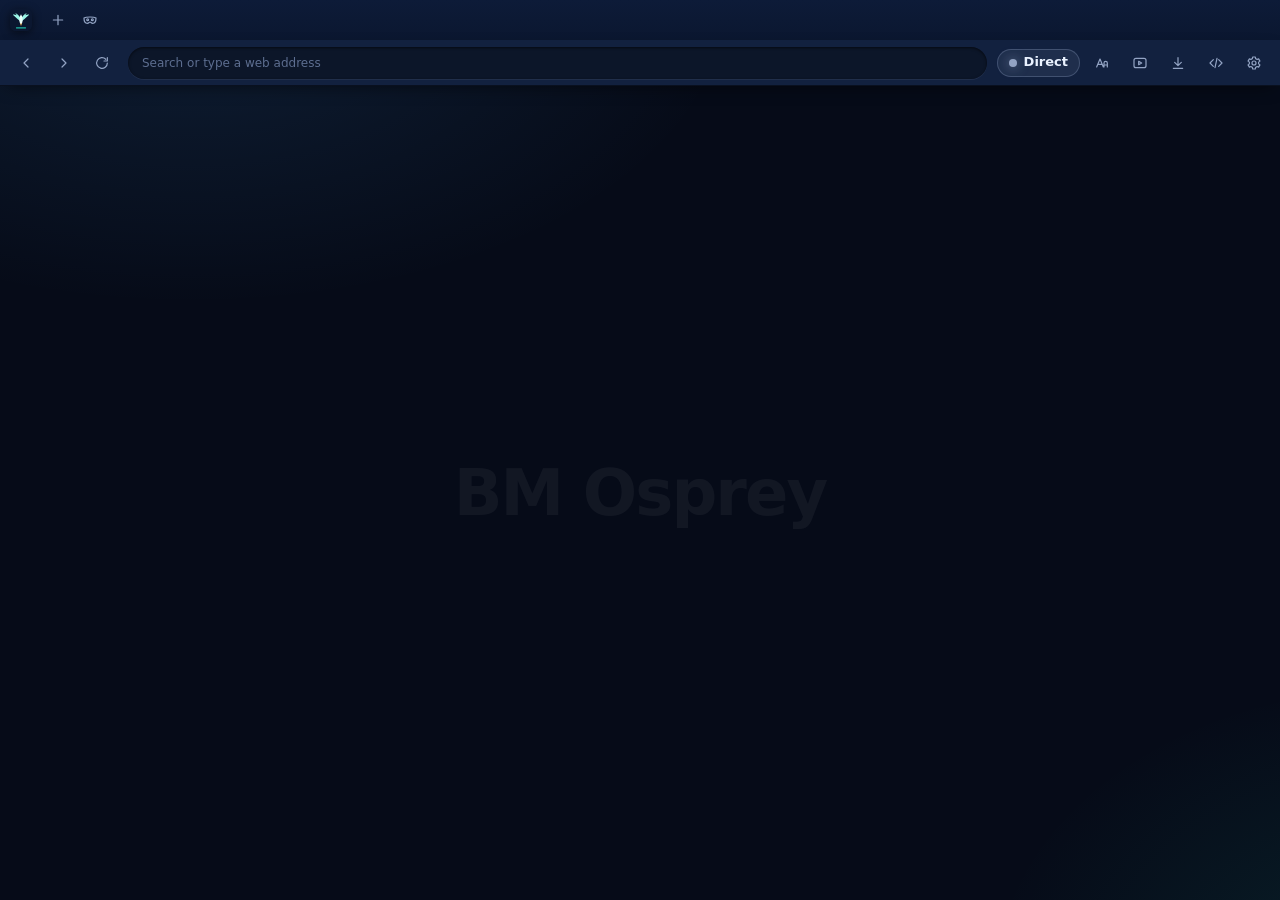
<file: crates/osprey-app/ui/index.html>
<!doctype html>
<html lang="en">
<head>
<meta charset="utf-8">
<meta name="viewport" content="width=device-width, initial-scale=1">
<title>BM Osprey</title>
<link rel="stylesheet" href="app.css">
</head>
<body data-route="direct">
<svg width="0" height="0" style="position:absolute" aria-hidden="true">
  <defs>
    <symbol id="i-back" viewBox="0 0 24 24"><path d="M15 6l-6 6 6 6"/></symbol>
    <symbol id="i-fwd" viewBox="0 0 24 24"><path d="M9 6l6 6-6 6"/></symbol>
    <symbol id="i-reload" viewBox="0 0 24 24"><path d="M20 12a8 8 0 1 1-2.3-5.6"/><path d="M20 4v5h-5"/></symbol>
    <symbol id="i-stop" viewBox="0 0 24 24"><path d="M6 6l12 12M18 6L6 18"/></symbol>
    <symbol id="i-plus" viewBox="0 0 24 24"><path d="M12 5v14M5 12h14"/></symbol>
    <symbol id="i-mask" viewBox="0 0 24 24"><path d="M3 9c3-2 15-2 18 0 0 5-2 8-5 8-2 0-3-2-4-2s-2 2-4 2c-3 0-5-3-5-8z"/><circle cx="8.5" cy="11.5" r="1.4"/><circle cx="15.5" cy="11.5" r="1.4"/></symbol>
    <symbol id="i-text" viewBox="0 0 24 24"><path d="M4 18L9 6l5 12M5.8 14h6.4M15 18v-6a2.5 2.5 0 0 1 5 0v6M15 15h5"/></symbol>
    <symbol id="i-media" viewBox="0 0 24 24"><rect x="3" y="5" width="18" height="14" rx="3"/><path d="M10 9.5v5l4.5-2.5z"/></symbol>
    <symbol id="i-down" viewBox="0 0 24 24"><path d="M12 4v11M7 11l5 5 5-5M5 20h14"/></symbol>
    <symbol id="i-shield" viewBox="0 0 24 24"><path d="M12 3l8 3v6c0 5-3.5 8-8 9-4.5-1-8-4-8-9V6z"/></symbol>
    <symbol id="i-close" viewBox="0 0 24 24"><path d="M7 7l10 10M17 7L7 17"/></symbol>
    <symbol id="i-play" viewBox="0 0 24 24"><path d="M8 5.5v13l11-6.5z"/></symbol>
    <symbol id="i-pause" viewBox="0 0 24 24"><path d="M8 5v14M16 5v14"/></symbol>
    <symbol id="i-retry" viewBox="0 0 24 24"><path d="M4 12a8 8 0 1 0 2.3-5.6"/><path d="M4 4v5h5"/></symbol>
    <symbol id="i-script" viewBox="0 0 24 24"><path d="M8 7l-5 5 5 5M16 7l5 5-5 5M13.5 5l-3 14"/></symbol>
    <symbol id="i-gear" viewBox="0 0 24 24"><circle cx="12" cy="12" r="3"/><path d="M19 12a7 7 0 0 0-.1-1.3l2-1.5-2-3.4-2.3.9a7 7 0 0 0-2.2-1.3L14 3h-4l-.4 2.4a7 7 0 0 0-2.2 1.3l-2.3-.9-2 3.4 2 1.5a7 7 0 0 0 0 2.6l-2 1.5 2 3.4 2.3-.9a7 7 0 0 0 2.2 1.3L10 21h4l.4-2.4a7 7 0 0 0 2.2-1.3l2.3.9 2-3.4-2-1.5c.1-.4.1-.9.1-1.3z"/></symbol>
    <symbol id="i-chev" viewBox="0 0 24 24"><path d="M9 6l6 6-6 6"/></symbol>
    <symbol id="i-bolt" viewBox="0 0 24 24"><path d="M13 3L5 13h6l-1 8 8-10h-6z"/></symbol>
    <symbol id="i-filter" viewBox="0 0 24 24"><path d="M4 5h16l-6 8v6l-4-2v-4z"/></symbol>
    <symbol id="i-palette" viewBox="0 0 24 24"><circle cx="12" cy="12" r="8"/><path d="M12 4a8 8 0 0 0 0 16z" fill="currentColor"/></symbol>
    <symbol id="i-info" viewBox="0 0 24 24"><circle cx="12" cy="12" r="9"/><path d="M12 11v6M12 7.5v.5"/></symbol>
    <symbol id="i-min" viewBox="0 0 24 24"><path d="M6 12h12"/></symbol>
    <symbol id="i-max" viewBox="0 0 24 24"><rect x="6.5" y="6.5" width="11" height="11" rx="1.5"/></symbol>
    <symbol id="i-restore" viewBox="0 0 24 24"><rect x="5.5" y="8.5" width="10" height="10" rx="1.5"/><path d="M8.5 8.5V6.5a1 1 0 0 1 1-1h8a1 1 0 0 1 1 1v8a1 1 0 0 1-1 1h-2"/></symbol>
    <symbol id="i-folder" viewBox="0 0 24 24"><path d="M3 7a2 2 0 0 1 2-2h4l2 2h8a2 2 0 0 1 2 2v8a2 2 0 0 1-2 2H5a2 2 0 0 1-2-2z"/></symbol>
  </defs>
</svg>

<header class="chrome">
  <div class="tabstrip" data-tauri-drag-region="deep">
    <svg class="brand" viewBox="0 0 1024 1024" aria-hidden="true"><rect width="1024" height="1024" rx="230" fill="#0b1730"/><path fill="#9af5e6" d="M512 600C420 520 300 410 132 262c64-4 126 8 186 34-34-38-54-74-64-110 122 76 216 180 258 284zM512 600c92-80 212-190 380-338-64-4-126 8-186 34 34-38 54-74 64-110-122 76-216 180-258 284z"/><path fill="#eafffb" d="M512 250c88 130 98 290 48 410-12 30-30 46-48 52-18-6-36-22-48-52-50-120-40-280 48-410z"/><path fill="#ffb547" d="M476 676c22-8 50-8 72 0-8 40-20 76-36 114-16-38-28-74-36-114z"/><path d="M300 880h424" stroke="#22e3c4" stroke-width="46" stroke-linecap="round"/></svg>
    <div class="tabs" id="tabs" role="tablist"></div>
    <button class="strip-btn" id="new-tab" title="New tab (Ctrl+T)"><svg><use href="#i-plus"/></svg></button>
    <button class="strip-btn private" id="new-private" title="New private tab (Ctrl+Shift+N)"><svg><use href="#i-mask"/></svg></button>
    <div class="toast" id="toast" role="status" hidden><span id="toast-text"></span><button id="toast-action" hidden></button></div>
    <div class="win-btns" id="win-btns" hidden>
      <button class="win" id="win-min" title="Minimise"><svg><use href="#i-min"/></svg></button>
      <button class="win" id="win-max" title="Maximise"><svg><use href="#i-max"/></svg></button>
      <button class="win close" id="win-close" title="Close"><svg><use href="#i-close"/></svg></button>
    </div>
  </div>

  <div class="toolbar">
    <button class="ib" id="back" title="Back (Alt+Left)"><svg><use href="#i-back"/></svg></button>
    <button class="ib" id="fwd" title="Forward (Alt+Right)"><svg><use href="#i-fwd"/></svg></button>
    <button class="ib" id="reload" title="Reload (F5)"><svg><use href="#i-reload"/></svg></button>

    <form class="address" id="address-form" autocomplete="off">
      <span class="private-badge" id="private-badge">Private</span>
      <input id="address" spellcheck="false" placeholder="Search or type a web address">
    </form>

    <button class="route-pill" id="route-pill" title="Network route">
      <i class="dot"></i><span id="route-label">Direct</span>
    </button>
    <button class="ib" id="text-mode" title="Text-only view: no images, video or ads"><svg><use href="#i-text"/></svg></button>
    <button class="ib with-badge" id="media-btn" title="Media on this page"><svg><use href="#i-media"/></svg><b id="media-count" hidden>0</b></button>
    <button class="ib with-badge" id="dl-btn" title="Downloads"><svg><use href="#i-down"/></svg><b id="dl-count" hidden>0</b></button>
    <button class="ib with-badge" id="scripts-btn" title="User scripts on this page"><svg><use href="#i-script"/></svg><b id="scripts-count" hidden>0</b></button>
    <button class="ib" id="settings-btn" title="Settings"><svg><use href="#i-gear"/></svg></button>
  </div>
</header>

<main class="content">
  <div class="content-empty">
    <div class="wordmark">BM&nbsp;Osprey</div>
  </div>
</main>

<aside class="panel" id="panel" hidden>
  <nav class="panel-nav">
    <button data-panel="media">Media</button>
    <button data-panel="downloads">Downloads</button>
    <button data-panel="scripts">Scripts</button>
    <button data-panel="network">Network</button>
  </nav>

  <section class="panel-body" data-section="media">
    <div class="preview" id="preview" hidden>
      <video id="preview-video" controls playsinline></video>
      <div class="preview-bar"><span id="preview-title"></span><button class="chip" id="preview-close">Close</button></div>
    </div>
    <p class="panel-intro" id="media-intro"></p>
    <div id="media-groups"></div>
  </section>

  <section class="panel-body" data-section="downloads">
    <div class="panel-row">
      <p class="panel-intro" id="dl-where">Saved to Downloads / BM Osprey</p>
      <button class="chip" id="open-folder"><svg><use href="#i-folder"/></svg>Open</button>
    </div>
    <div class="dl-list" id="dl-list"></div>
  </section>

  <section class="panel-body" data-section="scripts">
    <div id="script-asks"></div>
    <p class="panel-intro" id="scripts-private" hidden>User scripts do not run in private tabs.</p>
    <div class="panel-row script-stale" id="scripts-stale" hidden>
      <p class="panel-intro">Reload this tab to use the change.</p>
    </div>
    <h3 class="sub">On this page</h3>
    <div id="scripts-ran"></div>
    <div id="scripts-menus"></div>
    <div class="home" id="home-scripts">
      <div id="scripts-manage">
        <h3 class="sub">Installed</h3>
        <ul class="script-list" id="script-list"></ul>
        <h3 class="sub">Install a script</h3>
        <label class="btn wide" for="script-file">Choose a .user.js file</label>
        <input type="file" id="script-file" accept=".js" hidden>
        <div class="script-add">
          <input class="field" id="script-url" spellcheck="false" placeholder="https://site/script.user.js">
          <button class="btn" id="script-url-go">Install</button>
        </div>
        <textarea class="field script-paste" id="script-paste" spellcheck="false" placeholder="Or paste a script here"></textarea>
        <button class="btn wide" id="script-paste-go">Install pasted script</button>
        <p class="fine">A script can read and change the sites it runs on. Install only scripts you trust.</p>

        <h3 class="sub">Link bypass</h3>
        <div class="script-add">
          <input class="field" id="link-input" spellcheck="false" placeholder="Short or wrapped link">
          <button class="btn" id="link-go">Resolve</button>
        </div>
        <div class="link-result" id="link-result"></div>
        <button class="btn wide" id="link-vip-open" hidden>Open in bypass.vip</button>
        <label class="switch-row">
          <span>Use bypass.vip for links BM Osprey cannot resolve</span>
          <input type="checkbox" class="sw" id="bypass-vip">
        </label>
        <div class="script-add">
          <input class="field" type="password" id="bypass-key" spellcheck="false" autocomplete="off" placeholder="bypass.vip API key (paid, optional)">
          <button class="btn" id="bypass-key-go">Save</button>
        </div>
        <p class="fine">When this is on, a link BM Osprey cannot resolve is sent to bypass.vip, an outside service, through your network route. It needs your own API key and stays off without one. The key is kept as plain text in BM Osprey's settings file. It is never used in private mode. Without a key, Open in bypass.vip puts the link in their page, and nothing is sent until you press their button.</p>

        <div id="extensions-part" hidden>
          <h3 class="sub">Browser extensions</h3>
          <ul class="script-list" id="extension-list"></ul>
          <div class="script-add">
            <input class="field" id="extension-path" spellcheck="false" placeholder="Folder of an unpacked extension">
            <button class="btn" id="extension-go">Add</button>
          </div>
          <p class="fine">Extensions load the next time BM Osprey starts, and never in private tabs.</p>
        </div>
      </div>
    </div>
  </section>

  <section class="panel-body" data-section="network">
    <div class="net-status" id="net-status"></div>
    <div class="home" id="home-net">
      <div id="net-manage">
        <div class="modes" id="modes">
          <label class="mode" data-mode="direct">
            <input type="radio" name="mode" value="direct">
            <span class="mode-head"><i></i>Direct</span>
            <span class="mode-desc">Fastest. Your normal connection.</span>
          </label>
          <label class="mode" data-mode="secure_dns">
            <input type="radio" name="mode" value="secure_dns">
            <span class="mode-head"><i></i>Secure DNS
              <select class="field" id="dns-provider">
                <option value="cloudflare">Cloudflare 1.1.1.1</option>
                <option value="quad9">Quad9</option>
                <option value="google">Google</option>
              </select>
            </span>
            <span class="mode-desc">Full speed. Your ISP can no longer read which sites you look up. Sites still see your IP address.</span>
          </label>
          <label class="mode" data-mode="warp">
            <input type="radio" name="mode" value="warp">
            <span class="mode-head"><i></i>Cloudflare WARP <em id="warp-found"></em></span>
            <span class="mode-desc">Fast and free. Sites see a Cloudflare address instead of yours. Needs the WARP app set to proxy mode. Cloudflare can see where you go.</span>
          </label>
          <label class="mode" data-mode="vpn">
            <input type="radio" name="mode" value="vpn">
            <span class="mode-head"><i></i>VPN proxy</span>
            <span class="mode-desc">As fast as your VPN. Hides your IP from sites and your browsing from your ISP. Your VPN provider can see where you go.</span>
            <input class="field" id="vpn-proxy" spellcheck="false" placeholder="socks5://10.64.0.1:1080">
          </label>
          <label class="mode" data-mode="tor">
            <input type="radio" name="mode" value="tor">
            <span class="mode-head"><i></i>Tor <em id="tor-found"></em></span>
            <span class="mode-desc">Strongest anonymity, slowest. Needs Tor Browser open in the background.
              Downloads spread over
              <select class="field" id="tor-circuits" title="More circuits are faster. Each has its own path through Tor.">
                <option value="1">1</option><option value="2">2</option><option value="3">3</option>
                <option value="4">4</option><option value="6">6</option>
              </select> circuits.</span>
          </label>
        </div>

        <h3 class="sub">Privacy</h3>
        <label class="switch-row">
          <span><svg><use href="#i-mask"/></svg>Private mode: every new tab is private</span>
          <input type="checkbox" class="sw" id="always-private">
        </label>
        <label class="switch-row">
          <span><svg><use href="#i-retry"/></svg>Reopen my tabs next time (never private ones)</span>
          <input type="checkbox" class="sw" id="restore-tabs">
        </label>
        <label class="switch-row">
          <span><svg><use href="#i-shield"/></svg>Block ads and trackers</span>
          <input type="checkbox" class="sw" id="block-ads">
        </label>
        <dl class="stats" id="stats"></dl>
        <button class="btn wide" id="clear-data">Clear cookies and site data</button>
        <p class="fine">Private tabs keep nothing after they close. WebRTC, which can leak your real address, is off in private tabs and in every tab while WARP, a VPN or Tor is on. Whatever the route, it fails closed: if it is down, nothing is sent. Downloads always leave through the same route as your tabs.</p>
      </div>
    </div>
  </section>
</aside>

<!-- Settings: opens over the page, like a browser's own settings tab. -->
<section class="settings" id="settings" hidden>
  <nav class="nav" id="settings-nav">
    <h2>Settings</h2>
    <button data-sec="downloads" class="on"><svg><use href="#i-down"/></svg>Downloads</button>
    <button data-sec="performance"><svg><use href="#i-bolt"/></svg>Performance</button>
    <button data-sec="privacy"><svg><use href="#i-shield"/></svg>Privacy and network</button>
    <button data-sec="filters"><svg><use href="#i-filter"/></svg>Ad and content filters</button>
    <button data-sec="scripts"><svg><use href="#i-script"/></svg>Scripts and extensions</button>
    <button data-sec="appearance"><svg><use href="#i-palette"/></svg>Appearance</button>
    <button data-sec="about"><svg><use href="#i-info"/></svg>About</button>
  </nav>
  <div class="pane" id="settings-pane">
    <div class="restart" id="restart-note" hidden>Some changes take effect the next time BM Osprey starts.</div>

    <div class="sec" data-sec="downloads">
      <h3>Downloads</h3>
      <p>Where files go and how hard BM Osprey pulls them.</p>
      <div class="box">
        <div class="opt"><div><strong>Save to</strong><small>Type the full path of a folder. It is made if it is not there.</small></div>
          <input class="field" id="set-dir" size="30" spellcheck="false"><button class="btn" id="set-dir-go">Save</button><button class="btn" id="set-dir-open">Open</button></div>
        <div class="opt"><div><strong>Download style</strong><small>Natural fetches like the page's own player, with its cookies and headers, a few connections and short pauses. Fast uses more connections and no pauses, and is easier for a site to notice.</small></div>
          <select class="field" id="set-style"><option value="natural">Natural</option><option value="fast">Fast</option></select></div>
        <div class="opt"><div><strong>Speed limit</strong><small>Shared by all downloads</small></div>
          <select class="field" id="speed-limit">
            <option value="0">None</option><option value="256">256 KB/s</option><option value="512">512 KB/s</option>
            <option value="1024">1 MB/s</option><option value="2048">2 MB/s</option><option value="5120">5 MB/s</option><option value="10240">10 MB/s</option>
          </select></div>
        <div class="opt"><div><strong>Downloads at the same time</strong><small>The rest wait their turn</small></div>
          <select class="field" id="set-parallel"><option>1</option><option>2</option><option>3</option><option>4</option><option>5</option><option>6</option></select></div>
      </div>
    </div>

    <div class="sec" data-sec="performance" hidden>
      <h3>Performance</h3>
      <p>Memory, CPU and disk.</p>
      <div class="box">
        <div class="opt"><div><strong>Put background tabs to sleep</strong><small>A sleeping tab frees its memory and wakes where it was when you open it. Private tabs never sleep.</small></div>
          <select class="field" id="set-sleep"><option value="0">Never</option><option value="5">After 5 minutes</option><option value="10">After 10 minutes</option><option value="20">After 20 minutes</option><option value="30">After 30 minutes</option><option value="60">After an hour</option></select></div>
        <div class="opt" data-engine><div><strong>Hardware acceleration</strong><small>Turn off if video flickers. Needs a restart.</small></div>
          <input type="checkbox" class="sw" id="set-gpu"></div>
        <div class="opt" data-engine><div><strong>Cache size</strong><small id="cache-used">Pages and pictures kept on disk to load faster. Needs a restart.</small></div>
          <select class="field" id="set-cache"><option value="0">Web engine default</option><option value="100">100 MB</option><option value="250">250 MB</option><option value="500">500 MB</option><option value="1000">1 GB</option></select>
          <button class="btn" id="cache-clear">Clear cache</button></div>
      </div>
    </div>

    <div class="sec" data-sec="privacy" hidden>
      <h3>Privacy and network</h3>
      <p>How tabs and downloads reach the internet. The route pill in the toolbar opens the same choices.</p>
      <div class="home" id="away-net"></div>
    </div>

    <div class="sec" data-sec="filters" hidden>
      <h3>Ad and content filters</h3>
      <p>The same lists uBlock Origin uses. They block ads and trackers in every tab and keep ads out of the Media panel.</p>
      <div class="box">
        <div class="opt"><div><strong>Block ads and trackers</strong></div><input type="checkbox" class="sw" id="filters-ads"></div>
      </div>
      <div class="box" id="lists"></div>
      <p><button class="btn primary" id="lists-update">Update lists now</button> <span class="fine" id="lists-result"></span></p>
      <h3 class="small">Your own rules</h3>
      <p>Same syntax as uBlock Origin. Lines starting with ! are notes.</p>
      <textarea class="field rules" id="rules" spellcheck="false"></textarea>
      <p><button class="btn" id="rules-save">Save rules</button> <span class="fine" id="rules-result"></span></p>
    </div>

    <div class="sec" data-sec="scripts" hidden>
      <h3>Scripts and extensions</h3>
      <p>User scripts, link bypass and browser extensions. The Scripts panel shows what ran on the page you are on.</p>
      <div class="home" id="away-scripts"></div>
    </div>

    <div class="sec" data-sec="appearance" hidden>
      <h3>Appearance</h3>
      <p>Pick a colour. Reduce effects turns blur and motion off for slower machines.</p>
      <div class="box">
        <div class="opt"><div><strong>Theme</strong><small>Sea, Ember, Aurora, Slate</small></div>
          <div class="themes" id="themes">
            <button class="sw-theme t-sea" data-theme="sea" title="Sea"></button>
            <button class="sw-theme t-ember" data-theme="ember" title="Ember"></button>
            <button class="sw-theme t-aurora" data-theme="aurora" title="Aurora"></button>
            <button class="sw-theme t-slate" data-theme="slate" title="Slate"></button>
          </div></div>
        <div class="opt"><div><strong>Reduce effects</strong><small>No blur, glow or animation. Uses less CPU and GPU.</small></div>
          <input type="checkbox" class="sw" id="set-calm"></div>
      </div>
    </div>

    <div class="sec" data-sec="about" hidden>
      <h3>About</h3>
      <p>BM Osprey <span id="about-version"></span>. Finds the media a page plays and saves it.</p>
      <div class="box">
        <div class="opt"><div><strong>yt-dlp</strong><small id="tool-ytdlp">Checking</small></div></div>
        <div class="opt"><div><strong>Deno</strong><small id="tool-deno">Checking</small></div></div>
        <div class="opt"><div><small id="tool-report">BM Osprey keeps both up to date by itself, once a day.</small></div><button class="btn" id="tools-update">Update now</button></div>
      </div>
      <h3 class="small">Move your settings</h3>
      <p>One JSON file with every setting here. Scripts and tabs are not in it.</p>
      <div class="box">
        <div class="opt"><div><strong>Include the bypass.vip key</strong><small>Off unless you need it on the other computer</small></div><input type="checkbox" class="sw" id="export-key"></div>
        <div class="opt"><div><small id="export-result">The file is saved in your download folder.</small></div>
          <button class="btn primary" id="export-go">Export settings</button>
          <label class="btn" for="import-file">Import</label><input type="file" id="import-file" accept=".json,application/json" hidden></div>
      </div>
      <h3 class="small">Licences</h3>
      <div class="box licences">
        <div class="opt"><div><strong>BM Osprey</strong><small>MIT licence, Bristo Mathew</small></div></div>
        <div class="opt"><div><strong>hls.js</strong><small>Apache 2.0, plays stream previews</small></div></div>
        <div class="opt"><div><strong>yt-dlp</strong><small>Unlicense, downloaded on first start</small></div></div>
        <div class="opt"><div><strong>Deno</strong><small>MIT, downloaded on first start</small></div></div>
        <div class="opt"><div><strong>Rust libraries</strong><small>Each under its own licence, listed in the source code</small></div></div>
      </div>
    </div>
  </div>
</section>

<!-- Edges for resizing a window that has BM Osprey's own title bar. -->
<div class="edges" id="edges" hidden>
  <i data-dir="North"></i><i data-dir="South"></i><i data-dir="West"></i><i data-dir="East"></i>
  <i data-dir="NorthWest"></i><i data-dir="NorthEast"></i><i data-dir="SouthWest"></i><i data-dir="SouthEast"></i>
</div>
<script src="app.js"></script>
</body>
</html>
</file>
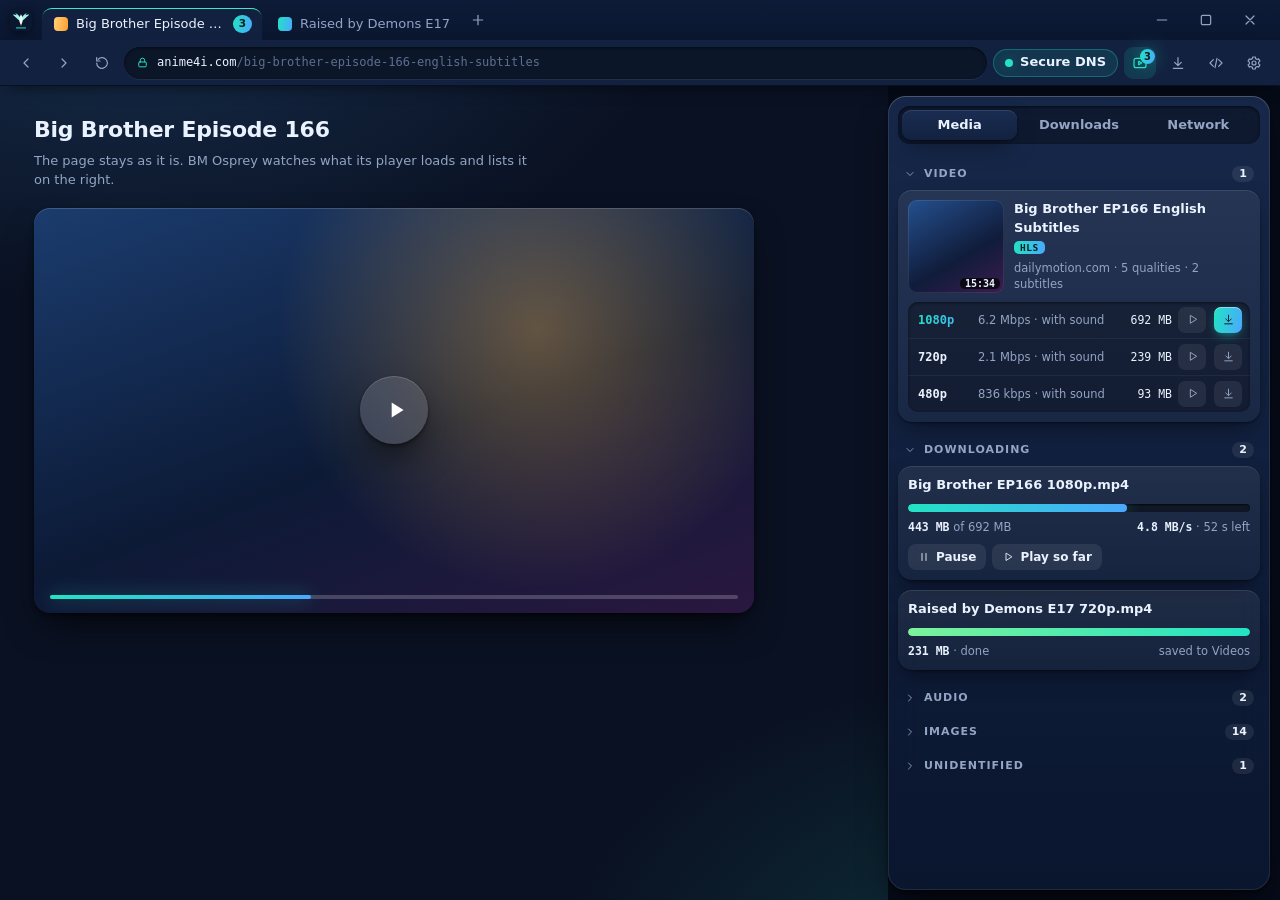
<file: osprey/design/mockup.html>
<!doctype html>
<html lang="en">
<head>
<meta charset="utf-8">
<meta name="viewport" content="width=device-width, initial-scale=1">
<title>BM Osprey look</title>
<style>
/* ------------------------------------------------------------------
   BM Osprey design tokens. Port this :root block into ui/app.css.
   Sea at dusk: deep water, teal light, one warm amber accent.
   No web fonts and no WebGL: the app is offline and must stay light.
------------------------------------------------------------------ */
:root {
  --abyss: #060b18;         /* window background */
  --deep: #0b1730;          /* chrome */
  --shelf: #12213f;         /* raised surfaces */
  --shelf-2: #1a2d52;
  --line: rgba(255,255,255,.09);
  --line-strong: rgba(255,255,255,.16);
  --text: #eaf2ff;
  --muted: #93a4c4;
  --faint: #5d6e90;
  --teal: #22e3c4;
  --sky: #4aa8ff;
  --amber: #ffb547;
  --danger: #ff6b7a;
  --accent: linear-gradient(100deg, var(--teal), var(--sky));
  --hot: linear-gradient(100deg, #ffd27a, #ff9d2e);
  --radius: 14px;
  --radius-sm: 9px;
  /* depth: a top highlight plus two shadows makes a surface look raised */
  --raise: inset 0 1px 0 rgba(255,255,255,.10), 0 1px 2px rgba(0,0,0,.4), 0 10px 24px -8px rgba(0,0,0,.55);
  --raise-hi: inset 0 1px 0 rgba(255,255,255,.16), 0 2px 4px rgba(0,0,0,.45), 0 18px 36px -10px rgba(0,0,0,.7);
  --press: inset 0 2px 5px rgba(0,0,0,.5);
  --glow: 0 0 18px rgba(34,227,196,.45);
  --blur: blur(18px) saturate(140%);
  --font: "Segoe UI Variable Display", "Segoe UI", system-ui, -apple-system, "Helvetica Neue", sans-serif;
  --mono: "Cascadia Code", "SF Mono", Consolas, monospace;
  --ease: cubic-bezier(.2,.8,.2,1);
}
:root[data-theme="ember"] { --teal: #ffb547; --sky: #ff6b7a; --amber: #22e3c4; --glow: 0 0 18px rgba(255,157,46,.45); }
:root[data-theme="aurora"] { --teal: #7cf29a; --sky: #a78bfa; --glow: 0 0 18px rgba(124,242,154,.4); }
:root[data-theme="slate"] { --abyss:#0c0d10; --deep:#15171c; --shelf:#1d2027; --shelf-2:#272b34; --teal:#9fb4d8; --sky:#d5deee; --glow: none; }
/* "Reduce effects": no blur, no animation, flat shadows */
:root.calm { --blur: none; --raise: inset 0 0 0 1px var(--line); --raise-hi: inset 0 0 0 1px var(--line-strong); --glow: none; }
:root.calm *, :root.calm *::before, :root.calm *::after { animation: none !important; transition: none !important; }
@media (prefers-reduced-motion: reduce) { *, *::before, *::after { animation: none !important; transition: none !important; } }

* { box-sizing: border-box; }
html, body { height: 100%; margin: 0; }
body { background: var(--abyss); color: var(--text); font: 13px/1.45 var(--font); overflow: hidden; -webkit-font-smoothing: antialiased; }
button { font: inherit; color: inherit; background: none; border: 0; cursor: pointer; }
svg { width: 16px; height: 16px; fill: none; stroke: currentColor; stroke-width: 1.8; stroke-linecap: round; stroke-linejoin: round; flex: none; }
.win { display: grid; grid-template-rows: 40px 46px 1fr; height: 100vh; }

/* ---------- title bar with tabs ---------- */
.tabs { display: flex; align-items: flex-end; gap: 4px; padding: 0 8px 0 10px; background: linear-gradient(#0d1b38, var(--deep)); }
.brand { align-self: center; width: 22px; height: 22px; margin-right: 6px; border-radius: 6px; box-shadow: 0 2px 8px rgba(0,0,0,.5); }
.tab { display: flex; align-items: center; gap: 8px; height: 32px; padding: 0 10px 0 12px; max-width: 220px; border-radius: 10px 10px 0 0; color: var(--muted); }
.tab span { overflow: hidden; text-overflow: ellipsis; white-space: nowrap; }
.tab.on { color: var(--text); background: var(--shelf); box-shadow: inset 0 1px 0 rgba(255,255,255,.12), inset 0 2px 0 -1px var(--teal); }
.tab .fav { width: 14px; height: 14px; border-radius: 4px; background: var(--hot); flex: none; }
.tab .n { font-size: 10.5px; font-weight: 700; padding: 1px 6px; border-radius: 99px; color: #04231d; background: var(--accent); }
.tabs .add { align-self: center; width: 28px; height: 28px; border-radius: 8px; color: var(--muted); display: grid; place-items: center; }
.tabs .add:hover, .wbtn:hover { background: rgba(255,255,255,.08); color: var(--text); }
.wctl { margin-left: auto; align-self: stretch; display: flex; }
.wbtn { width: 44px; display: grid; place-items: center; color: var(--muted); }
.wbtn.x:hover { background: #e5484d; color: #fff; }

/* ---------- toolbar ---------- */
.bar { display: flex; align-items: center; gap: 6px; padding: 0 10px; background: var(--shelf); border-bottom: 1px solid rgba(0,0,0,.5); box-shadow: 0 6px 18px -8px rgba(0,0,0,.7); position: relative; z-index: 3; }
.ib { width: 32px; height: 32px; border-radius: 9px; display: grid; place-items: center; color: var(--muted); position: relative; transition: transform .15s var(--ease), background .15s; }
.ib:hover { background: rgba(255,255,255,.08); color: var(--text); transform: translateY(-1px); }
.ib:active { transform: translateY(0); box-shadow: var(--press); }
.ib.on { color: var(--teal); background: rgba(34,227,196,.12); }
.ib .dot { position: absolute; top: 2px; right: 1px; min-width: 15px; height: 15px; padding: 0 4px; border-radius: 99px; font-size: 10px; font-weight: 700; line-height: 15px; color: #04231d; background: var(--accent); box-shadow: var(--glow); }
.addr { flex: 1; display: flex; align-items: center; gap: 8px; height: 32px; padding: 0 12px; border-radius: 99px; background: rgba(0,0,0,.35); box-shadow: inset 0 1px 3px rgba(0,0,0,.6), 0 1px 0 rgba(255,255,255,.06); font-family: var(--mono); font-size: 12px; color: var(--text); }
.addr svg { color: var(--teal); width: 13px; height: 13px; }
.addr em { font-style: normal; color: var(--faint); }
.route { display: flex; align-items: center; gap: 7px; height: 28px; padding: 0 12px; border-radius: 99px; font-weight: 600; background: rgba(34,227,196,.10); box-shadow: inset 0 0 0 1px rgba(34,227,196,.3); }
.route i { width: 8px; height: 8px; border-radius: 50%; background: var(--teal); box-shadow: var(--glow); animation: pulse 2.4s ease-in-out infinite; }
@keyframes pulse { 50% { opacity: .45; } }

/* ---------- content ---------- */
.body { display: grid; grid-template-columns: 1fr 392px; min-height: 0; position: relative; }
.page { position: relative; overflow: hidden; background:
  radial-gradient(900px 500px at 15% -10%, rgba(74,168,255,.18), transparent 60%),
  radial-gradient(700px 500px at 110% 110%, rgba(34,227,196,.14), transparent 60%), #0a1122; padding: 28px 34px; }
.page h1 { margin: 0 0 6px; font-size: 22px; letter-spacing: -.01em; }
.page p { margin: 0 0 18px; color: var(--muted); max-width: 60ch; }
.player { aspect-ratio: 16/9; max-width: 720px; border-radius: 16px; position: relative; overflow: hidden; box-shadow: var(--raise-hi);
  background: linear-gradient(160deg, #1b3c6e, #0c1a36 55%, #2a1740); }
.player::before { content: ""; position: absolute; inset: 0; background: radial-gradient(circle at 70% 30%, rgba(255,181,71,.35), transparent 45%); }
.player .play { position: absolute; inset: 0; margin: auto; width: 68px; height: 68px; border-radius: 50%; display: grid; place-items: center; background: rgba(255,255,255,.14); backdrop-filter: var(--blur); box-shadow: var(--raise-hi); }
.player .play svg { width: 26px; height: 26px; fill: #fff; stroke: none; margin-left: 4px; }
.player .track { position: absolute; left: 16px; right: 16px; bottom: 14px; height: 4px; border-radius: 9px; background: rgba(255,255,255,.2); }
.player .track i { display: block; width: 38%; height: 100%; border-radius: 9px; background: var(--accent); box-shadow: var(--glow); }

/* ---------- side panel: glass, floating above the page ---------- */
.panel { margin: 10px 10px 10px 0; border-radius: 18px; display: flex; flex-direction: column; min-height: 0; overflow: hidden;
  background: linear-gradient(180deg, rgba(26,45,82,.86), rgba(11,23,48,.92)); backdrop-filter: var(--blur); box-shadow: var(--raise-hi), inset 0 0 0 1px var(--line); }
.seg { display: grid; grid-template-columns: repeat(3,1fr); gap: 4px; margin: 10px; padding: 4px; border-radius: 12px; background: rgba(0,0,0,.35); box-shadow: inset 0 1px 3px rgba(0,0,0,.6); }
.seg button { height: 30px; border-radius: 9px; color: var(--muted); font-weight: 600; transition: all .2s var(--ease); }
.seg button.on { color: var(--text); background: linear-gradient(180deg, var(--shelf-2), var(--shelf)); box-shadow: var(--raise); }
.scroll { overflow-y: auto; padding: 2px 10px 14px; min-height: 0; }
.scroll::-webkit-scrollbar { width: 8px; } .scroll::-webkit-scrollbar-thumb { background: rgba(255,255,255,.14); border-radius: 9px; }

.group > summary { list-style: none; display: flex; align-items: center; gap: 8px; padding: 10px 6px 8px; font-size: 11px; font-weight: 700; letter-spacing: .09em; text-transform: uppercase; color: var(--muted); cursor: pointer; }
.group > summary::-webkit-details-marker { display: none; }
.group > summary svg { width: 12px; height: 12px; transition: transform .2s var(--ease); }
.group[open] > summary svg { transform: rotate(90deg); }
.group > summary b { margin-left: auto; font-weight: 700; letter-spacing: 0; padding: 0 7px; border-radius: 99px; background: rgba(255,255,255,.08); color: var(--text); }

.card { border-radius: var(--radius); padding: 10px; margin-bottom: 10px; background: linear-gradient(180deg, rgba(255,255,255,.07), rgba(255,255,255,.03)); box-shadow: var(--raise); transition: transform .2s var(--ease), box-shadow .2s var(--ease); }
.card:hover { transform: translateY(-2px); box-shadow: var(--raise-hi); }
.head { display: flex; gap: 10px; }
.thumb { width: 96px; aspect-ratio: 16/9; border-radius: 9px; flex: none; position: relative; overflow: hidden; background: linear-gradient(150deg, #24508f, #101c3a 60%, #3a1c4d); box-shadow: inset 0 0 0 1px var(--line); }
.thumb::after { content: attr(data-len); position: absolute; right: 4px; bottom: 4px; padding: 0 5px; border-radius: 5px; font: 600 10px var(--mono); background: rgba(0,0,0,.7); }
.thumb.b { background: linear-gradient(150deg, #0f6b5d, #0b1730 65%); } .thumb.c { background: linear-gradient(150deg, #7a4a12, #1a1230 65%); }
.meta { min-width: 0; flex: 1; }
.title { font-weight: 650; display: -webkit-box; -webkit-line-clamp: 2; -webkit-box-orient: vertical; overflow: hidden; }
.sub { margin-top: 3px; color: var(--muted); font-size: 11.5px; display: flex; gap: 6px; flex-wrap: wrap; align-items: center; }
.tag { font: 700 9.5px var(--mono); letter-spacing: .06em; padding: 1px 6px; border-radius: 5px; color: #04231d; background: var(--accent); }
.tag.dash { background: var(--hot); color: #3a1d00; }
.rows { margin-top: 9px; border-radius: 10px; overflow: hidden; background: rgba(0,0,0,.28); box-shadow: inset 0 1px 3px rgba(0,0,0,.5); }
.row { display: grid; grid-template-columns: 54px 1fr auto 30px 30px; align-items: center; gap: 6px; padding: 5px 6px 5px 10px; }
.row + .row { border-top: 1px solid rgba(255,255,255,.05); }
.row:hover { background: rgba(255,255,255,.04); }
.row b { font: 700 12px var(--mono); } .row b.top { background: var(--accent); -webkit-background-clip: text; color: transparent; }
.row span { color: var(--muted); font-size: 11.5px; } .row .sz { font-family: var(--mono); color: var(--text); }
.mini { width: 28px; height: 26px; border-radius: 7px; display: grid; place-items: center; color: var(--muted); background: rgba(255,255,255,.07); transition: all .15s var(--ease); }
.mini svg { width: 13px; height: 13px; }
.mini:hover { color: var(--text); background: rgba(255,255,255,.14); transform: translateY(-1px); }
.mini.go { color: #04231d; background: var(--accent); box-shadow: inset 0 1px 0 rgba(255,255,255,.4), 0 4px 12px -4px rgba(34,227,196,.7); }
.mini:active { transform: none; box-shadow: var(--press); }

/* ---------- downloads ---------- */
.dl .name { font-weight: 650; overflow: hidden; text-overflow: ellipsis; white-space: nowrap; }
.barx { height: 8px; margin: 9px 0 7px; border-radius: 99px; background: rgba(0,0,0,.45); box-shadow: inset 0 1px 2px rgba(0,0,0,.7); overflow: hidden; }
.barx i { display: block; height: 100%; border-radius: 99px; background: var(--accent); box-shadow: var(--glow); position: relative; overflow: hidden; }
.barx i::after { content: ""; position: absolute; inset: 0; background: linear-gradient(100deg, transparent 30%, rgba(255,255,255,.55) 50%, transparent 70%); transform: translateX(-100%); animation: sheen 1.8s linear infinite; }
@keyframes sheen { to { transform: translateX(100%); } }
.barx.done i { background: linear-gradient(100deg, #7cf29a, var(--teal)); } .barx.done i::after, .barx.paused i::after { display: none; }
.barx.paused i { background: var(--faint); box-shadow: none; }
.stat { display: flex; justify-content: space-between; color: var(--muted); font-size: 11.5px; } .stat b { color: var(--text); font-family: var(--mono); font-weight: 600; }
.acts { display: flex; gap: 6px; margin-top: 9px; }
.chip { display: inline-flex; align-items: center; gap: 6px; height: 26px; padding: 0 10px; border-radius: 8px; font-weight: 600; font-size: 12px; background: rgba(255,255,255,.08); transition: all .15s var(--ease); }
.chip:hover { background: rgba(255,255,255,.15); transform: translateY(-1px); } .chip svg { width: 12px; height: 12px; }

/* ---------- settings page ---------- */
.settings { position: absolute; inset: 0; z-index: 2; display: none; grid-template-columns: 230px 1fr; background:
  radial-gradient(900px 500px at 0% 0%, rgba(74,168,255,.14), transparent 60%), var(--abyss); }
.show-settings .settings { display: grid; }
.nav { padding: 22px 12px; border-right: 1px solid var(--line); }
.nav h2 { margin: 0 10px 14px; font-size: 18px; letter-spacing: -.01em; }
.nav button { display: flex; align-items: center; gap: 10px; width: 100%; height: 36px; padding: 0 12px; border-radius: 10px; color: var(--muted); font-weight: 600; text-align: left; }
.nav button:hover { background: rgba(255,255,255,.06); color: var(--text); }
.nav button.on { color: var(--text); background: linear-gradient(180deg, var(--shelf-2), var(--shelf)); box-shadow: var(--raise); }
.nav button.on svg { color: var(--teal); }
.pane { overflow-y: auto; padding: 26px 34px 40px; }
.pane h3 { margin: 0 0 4px; font-size: 20px; } .pane > p { margin: 0 0 18px; color: var(--muted); }
.box { max-width: 720px; border-radius: 16px; margin-bottom: 16px; background: linear-gradient(180deg, rgba(255,255,255,.06), rgba(255,255,255,.025)); box-shadow: var(--raise); }
.opt { display: flex; align-items: center; gap: 16px; padding: 13px 16px; }
.opt + .opt { border-top: 1px solid var(--line); }
.opt div { flex: 1; min-width: 0; } .opt strong { display: block; font-weight: 650; } .opt small { color: var(--muted); font-size: 12px; }
.field { height: 30px; padding: 0 10px; border-radius: 8px; border: 0; color: var(--text); font: 12px var(--mono); background: rgba(0,0,0,.4); box-shadow: inset 0 1px 3px rgba(0,0,0,.6), 0 1px 0 rgba(255,255,255,.06); }
select.field { font-family: var(--font); }
.sw { width: 42px; height: 24px; border-radius: 99px; position: relative; background: rgba(0,0,0,.5); box-shadow: inset 0 1px 3px rgba(0,0,0,.7); transition: background .2s; flex: none; }
.sw::after { content: ""; position: absolute; top: 3px; left: 3px; width: 18px; height: 18px; border-radius: 50%; background: linear-gradient(#fff, #c9d6ee); box-shadow: 0 2px 5px rgba(0,0,0,.5); transition: transform .2s var(--ease); }
.sw.on { background: var(--accent); box-shadow: inset 0 1px 2px rgba(0,0,0,.3), var(--glow); } .sw.on::after { transform: translateX(18px); }
input[type=range] { width: 180px; accent-color: var(--teal); }
.themes { display: flex; gap: 10px; }
.sw-theme { width: 54px; height: 36px; border-radius: 10px; box-shadow: var(--raise); position: relative; }
.sw-theme.on { outline: 2px solid var(--text); outline-offset: 2px; }
.t-sea { background: linear-gradient(120deg, #22e3c4, #4aa8ff); } .t-ember { background: linear-gradient(120deg, #ffb547, #ff6b7a); }
.t-aurora { background: linear-gradient(120deg, #7cf29a, #a78bfa); } .t-slate { background: linear-gradient(120deg, #9fb4d8, #2a2e38); }
.btn { height: 30px; padding: 0 14px; border-radius: 9px; font-weight: 650; background: rgba(255,255,255,.09); box-shadow: var(--raise); }
.btn.primary { color: #04231d; background: var(--accent); }
.btn:active { box-shadow: var(--press); }
</style>
</head>
<body>
<div class="win" id="win">
  <div class="tabs">
    <svg class="brand" viewBox="0 0 1024 1024" style="stroke:none"><rect width="1024" height="1024" rx="230" fill="#0b1730"/><path fill="#9af5e6" d="M512 600C420 520 300 410 132 262c64-4 126 8 186 34-34-38-54-74-64-110 122 76 216 180 258 284zM512 600c92-80 212-190 380-338-64-4-126 8-186 34 34-38 54-74 64-110-122 76-216 180-258 284z"/><path fill="#eafffb" d="M512 250c88 130 98 290 48 410-12 30-30 46-48 52-18-6-36-22-48-52-50-120-40-280 48-410z"/><path fill="#ffb547" d="M476 676c22-8 50-8 72 0-8 40-20 76-36 114-16-38-28-74-36-114z"/><path d="M300 880h424" stroke="#22e3c4" stroke-width="46" stroke-linecap="round"/></svg>
    <div class="tab on"><i class="fav"></i><span>Big Brother Episode 166</span><b class="n">3</b></div>
    <div class="tab"><i class="fav" style="background:var(--accent)"></i><span>Raised by Demons E17</span></div>
    <button class="add" title="New tab"><svg viewBox="0 0 24 24"><path d="M12 5v14M5 12h14"/></svg></button>
    <div class="wctl">
      <button class="wbtn"><svg viewBox="0 0 24 24"><path d="M5 12h14"/></svg></button>
      <button class="wbtn"><svg viewBox="0 0 24 24"><rect x="5" y="5" width="14" height="14" rx="2"/></svg></button>
      <button class="wbtn x"><svg viewBox="0 0 24 24"><path d="M6 6l12 12M18 6L6 18"/></svg></button>
    </div>
  </div>

  <div class="bar">
    <button class="ib"><svg viewBox="0 0 24 24"><path d="M15 6l-6 6 6 6"/></svg></button>
    <button class="ib"><svg viewBox="0 0 24 24"><path d="M9 6l6 6-6 6"/></svg></button>
    <button class="ib"><svg viewBox="0 0 24 24"><path d="M4 12a8 8 0 1 0 2.3-5.6"/><path d="M4 4v5h5"/></svg></button>
    <div class="addr"><svg viewBox="0 0 24 24"><rect x="5" y="11" width="14" height="9" rx="2"/><path d="M8 11V8a4 4 0 0 1 8 0v3"/></svg><span>anime4i.com<em>/big-brother-episode-166-english-subtitles</em></span></div>
    <div class="route"><i></i>Secure DNS</div>
    <button class="ib on" title="Media"><svg viewBox="0 0 24 24"><rect x="3" y="5" width="18" height="14" rx="3"/><path d="M10 9.5v5l4.5-2.5z"/></svg><b class="dot">3</b></button>
    <button class="ib" title="Downloads"><svg viewBox="0 0 24 24"><path d="M12 4v11M7 11l5 5 5-5M5 20h14"/></svg></button>
    <button class="ib" title="Scripts"><svg viewBox="0 0 24 24"><path d="M8 7l-5 5 5 5M16 7l5 5-5 5M13.5 5l-3 14"/></svg></button>
    <button class="ib" id="gear" title="Settings"><svg viewBox="0 0 24 24"><circle cx="12" cy="12" r="3"/><path d="M19 12a7 7 0 0 0-.1-1.3l2-1.5-2-3.4-2.3.9a7 7 0 0 0-2.2-1.3L14 3h-4l-.4 2.4a7 7 0 0 0-2.2 1.3l-2.3-.9-2 3.4 2 1.5a7 7 0 0 0 0 2.6l-2 1.5 2 3.4 2.3-.9a7 7 0 0 0 2.2 1.3L10 21h4l.4-2.4a7 7 0 0 0 2.2-1.3l2.3.9 2-3.4-2-1.5c.1-.4.1-.9.1-1.3z"/></svg></button>
  </div>

  <div class="body" id="body">
    <div class="page">
      <h1>Big Brother Episode 166</h1>
      <p>The page stays as it is. BM Osprey watches what its player loads and lists it on the right.</p>
      <div class="player"><div class="play"><svg viewBox="0 0 24 24"><path d="M8 5v14l11-7z"/></svg></div><div class="track"><i></i></div></div>
    </div>

    <aside class="panel">
      <div class="seg"><button class="on">Media</button><button>Downloads</button><button>Network</button></div>
      <div class="scroll">
        <details class="group" open>
          <summary><svg viewBox="0 0 24 24"><path d="M9 6l6 6-6 6"/></svg>Video<b>1</b></summary>
          <div class="card">
            <div class="head">
              <div class="thumb" data-len="15:34"></div>
              <div class="meta">
                <div class="title">Big Brother EP166 English Subtitles</div>
                <div class="sub"><span class="tag">HLS</span>dailymotion.com · 5 qualities · 2 subtitles</div>
              </div>
            </div>
            <div class="rows">
              <div class="row"><b class="top">1080p</b><span>6.2 Mbps · with sound</span><span class="sz">692 MB</span><button class="mini" title="Preview"><svg viewBox="0 0 24 24"><path d="M8 5v14l11-7z"/></svg></button><button class="mini go" title="Download"><svg viewBox="0 0 24 24"><path d="M12 4v11M7 11l5 5 5-5M5 20h14"/></svg></button></div>
              <div class="row"><b>720p</b><span>2.1 Mbps · with sound</span><span class="sz">239 MB</span><button class="mini"><svg viewBox="0 0 24 24"><path d="M8 5v14l11-7z"/></svg></button><button class="mini"><svg viewBox="0 0 24 24"><path d="M12 4v11M7 11l5 5 5-5M5 20h14"/></svg></button></div>
              <div class="row"><b>480p</b><span>836 kbps · with sound</span><span class="sz">93 MB</span><button class="mini"><svg viewBox="0 0 24 24"><path d="M8 5v14l11-7z"/></svg></button><button class="mini"><svg viewBox="0 0 24 24"><path d="M12 4v11M7 11l5 5 5-5M5 20h14"/></svg></button></div>
            </div>
          </div>
        </details>
        <details class="group" open>
          <summary><svg viewBox="0 0 24 24"><path d="M9 6l6 6-6 6"/></svg>Downloading<b>2</b></summary>
          <div class="card dl">
            <div class="name">Big Brother EP166 1080p.mp4</div>
            <div class="barx"><i style="width:64%"></i></div>
            <div class="stat"><span><b>443 MB</b> of 692 MB</span><span><b>4.8 MB/s</b> · 52 s left</span></div>
            <div class="acts"><button class="chip"><svg viewBox="0 0 24 24"><path d="M8 5v14M16 5v14"/></svg>Pause</button><button class="chip"><svg viewBox="0 0 24 24"><path d="M8 5v14l11-7z"/></svg>Play so far</button></div>
          </div>
          <div class="card dl">
            <div class="name">Raised by Demons E17 720p.mp4</div>
            <div class="barx done"><i style="width:100%"></i></div>
            <div class="stat"><span><b>231 MB</b> · done</span><span>saved to Videos</span></div>
          </div>
        </details>
        <details class="group"><summary><svg viewBox="0 0 24 24"><path d="M9 6l6 6-6 6"/></svg>Audio<b>2</b></summary></details>
        <details class="group"><summary><svg viewBox="0 0 24 24"><path d="M9 6l6 6-6 6"/></svg>Images<b>14</b></summary></details>
        <details class="group"><summary><svg viewBox="0 0 24 24"><path d="M9 6l6 6-6 6"/></svg>Unidentified<b>1</b></summary></details>
      </div>
    </aside>

    <!-- Settings: opens over the page, like a browser's own settings tab -->
    <section class="settings">
      <nav class="nav">
        <h2>Settings</h2>
        <button class="on"><svg viewBox="0 0 24 24"><path d="M12 4v11M7 11l5 5 5-5M5 20h14"/></svg>Downloads</button>
        <button><svg viewBox="0 0 24 24"><path d="M13 3L5 13h6l-1 8 8-10h-6z"/></svg>Performance</button>
        <button><svg viewBox="0 0 24 24"><path d="M12 3l8 3v6c0 5-3.5 8-8 9-4.5-1-8-4-8-9V6z"/></svg>Privacy and network</button>
        <button><svg viewBox="0 0 24 24"><path d="M4 5h16l-6 8v6l-4-2v-4z"/></svg>Ad and content filters</button>
        <button><svg viewBox="0 0 24 24"><path d="M8 7l-5 5 5 5M16 7l5 5-5 5M13.5 5l-3 14"/></svg>Scripts and extensions</button>
        <button><svg viewBox="0 0 24 24"><circle cx="12" cy="12" r="8"/><path d="M12 4a8 8 0 0 0 0 16z" fill="currentColor"/></svg>Appearance</button>
        <button><svg viewBox="0 0 24 24"><circle cx="12" cy="12" r="9"/><path d="M12 11v6M12 7.5v.5"/></svg>About</button>
      </nav>
      <div class="pane">
        <h3>Downloads</h3>
        <p>Where files go and how hard BM Osprey pulls them.</p>
        <div class="box">
          <div class="opt"><div><strong>Save to</strong><small>Sorted into Video, Music and Other inside this folder</small></div><input class="field" value="C:\Users\you\Videos\BM Osprey" size="30"><button class="btn">Change</button></div>
          <div class="opt"><div><strong>Connections per download</strong><small>More is faster, and easier for a site to notice</small></div><input type="range" min="1" max="32" value="8"><span style="font-family:var(--mono)">8</span></div>
          <div class="opt"><div><strong>Speed limit</strong><small>Shared by all downloads</small></div><select class="field"><option>None</option><option>2 MB/s</option></select></div>
          <div class="opt"><div><strong>Downloads at the same time</strong></div><select class="field"><option>3</option></select></div>
          <div class="opt"><div><strong>Carry on after a crash or restart</strong><small>Unfinished downloads pick up where they stopped</small></div><button class="sw on"></button></div>
          <div class="opt"><div><strong>Keep running in the tray when the window closes</strong></div><button class="sw"></button></div>
        </div>
        <h3 style="font-size:16px;margin-top:22px">Appearance</h3>
        <p>Pick a colour. The switch below turns blur and motion off for slower machines.</p>
        <div class="box">
          <div class="opt"><div><strong>Theme</strong><small>Sea, Ember, Aurora, Slate</small></div>
            <div class="themes">
              <button class="sw-theme t-sea on" data-t=""></button><button class="sw-theme t-ember" data-t="ember"></button>
              <button class="sw-theme t-aurora" data-t="aurora"></button><button class="sw-theme t-slate" data-t="slate"></button>
            </div></div>
          <div class="opt"><div><strong>Reduce effects</strong><small>No blur, glow or animation. Uses less CPU and GPU</small></div><button class="sw" id="calm"></button></div>
          <div class="opt"><div><strong>Hardware acceleration</strong><small>Turn off if video flickers. Needs a restart</small></div><button class="sw on"></button></div>
        </div>
        <button class="btn primary">Export settings</button> <button class="btn">Import</button>
      </div>
    </section>
  </div>
</div>
<script>
  const root = document.documentElement;
  document.getElementById('gear').onclick = (e) => {
    const on = document.getElementById('body').classList.toggle('show-settings');
    e.currentTarget.classList.toggle('on', on);
  };
  if (location.hash.includes('settings')) document.getElementById('gear').click();
  document.querySelectorAll('.sw').forEach((s) => s.addEventListener('click', () => {
    s.classList.toggle('on');
    if (s.id === 'calm') root.classList.toggle('calm', s.classList.contains('on'));
  }));
  document.querySelectorAll('.sw-theme').forEach((b) => b.onclick = () => {
    document.querySelectorAll('.sw-theme').forEach((x) => x.classList.toggle('on', x === b));
    if (b.dataset.t) root.dataset.theme = b.dataset.t; else delete root.dataset.theme;
  });
  const m = location.hash.match(/theme=(\w+)/); if (m) root.dataset.theme = m[1];
</script>
</body>
</html>
</file>
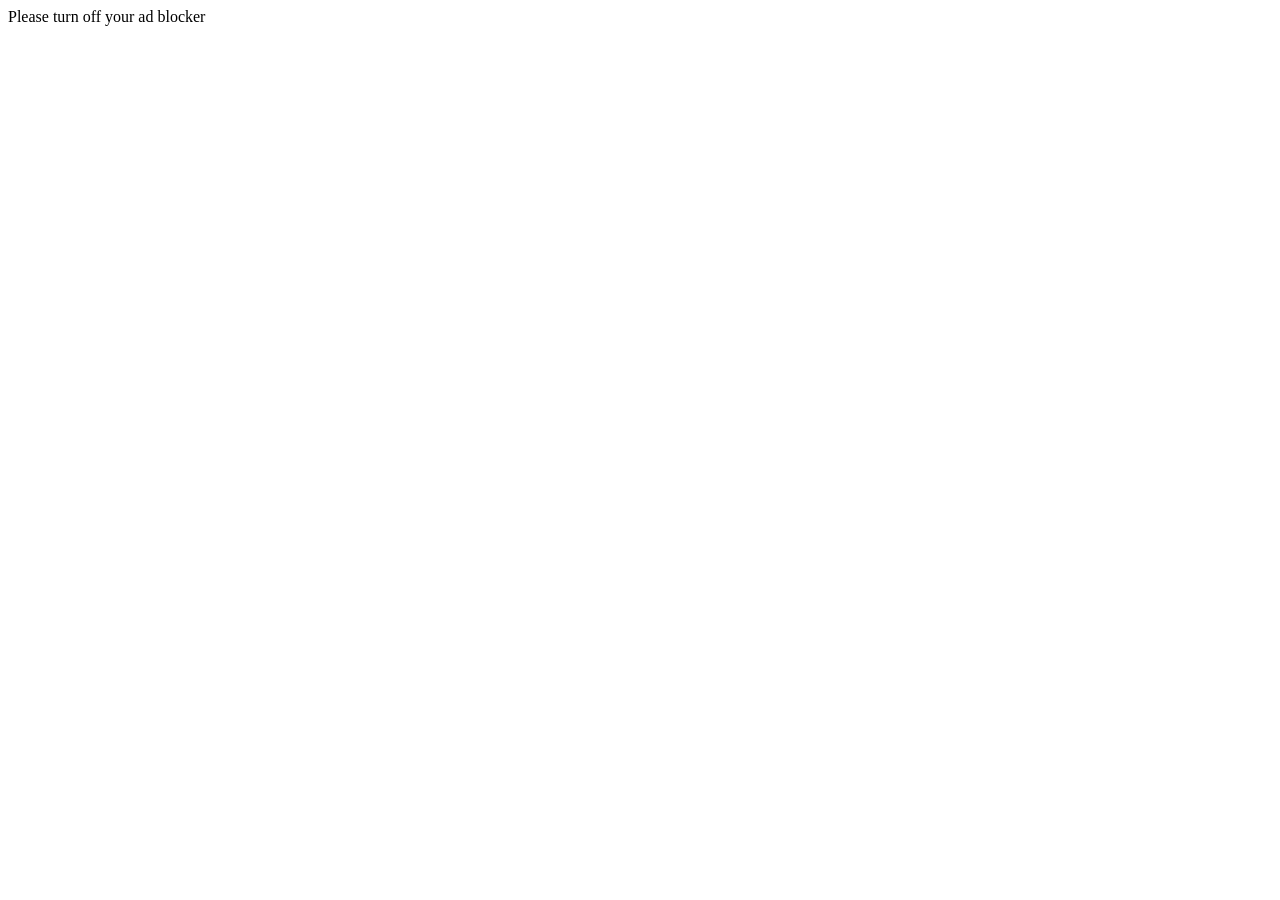
<file: samples/test/wall.html>
<!doctype html>
<meta charset="utf-8">
<title>wall test</title>
<!-- A page with an anti-adblock wall. Also the stand-in for a MediaFire file page. -->
<div id="abnotify">Please turn off your ad blocker</div>
<script src="wall-check.js"></script>
</file>
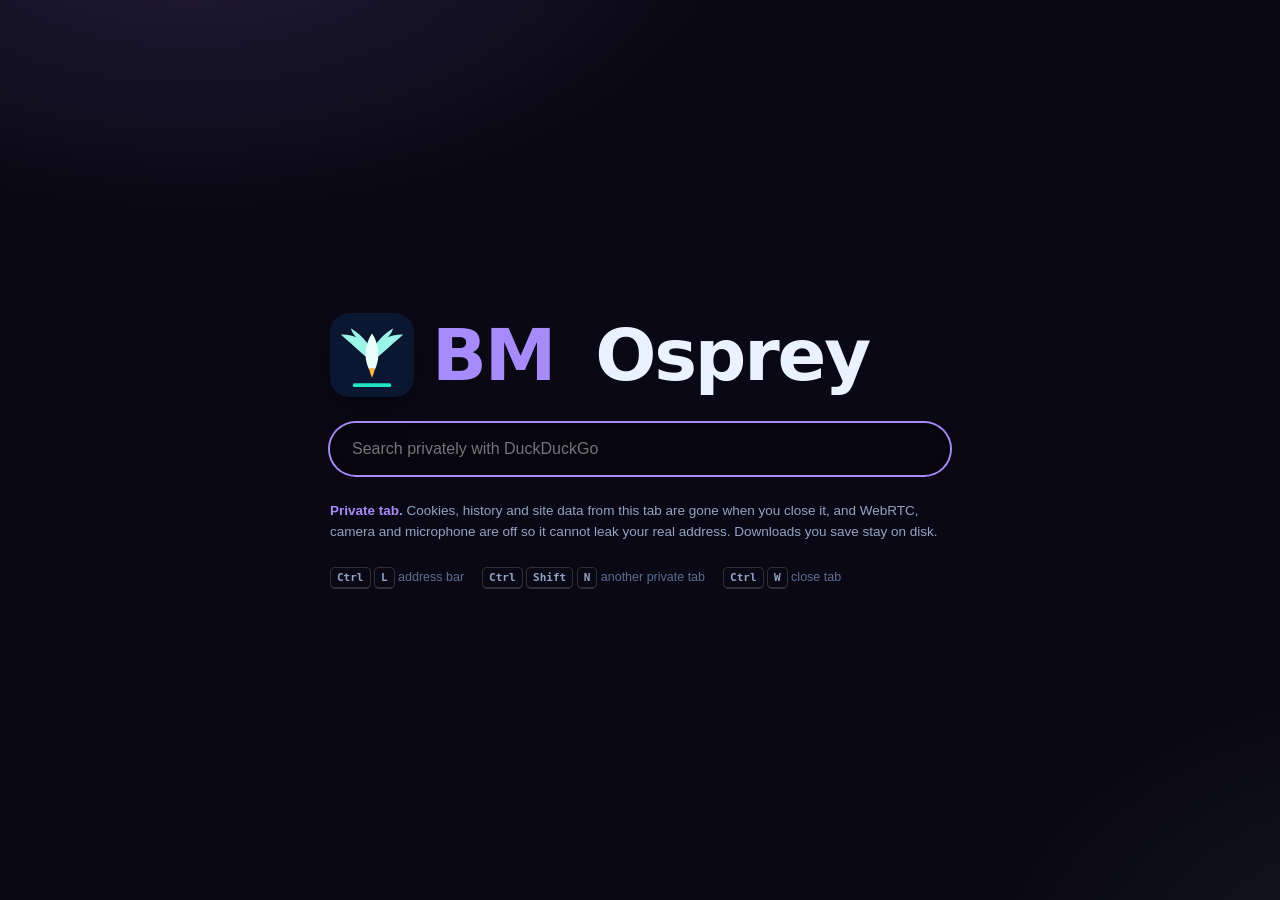
<file: crates/osprey-app/ui/newtab-private.html>
<!doctype html>
<html lang="en">
<head>
<meta charset="utf-8">
<meta name="viewport" content="width=device-width, initial-scale=1">
<title>Private tab</title>
<style>
  :root { color-scheme: dark; --bg: rgb(10,8,20); --text: rgb(234,242,255); --muted: rgb(147,164,196); --faint: rgb(93,110,144); --field: rgba(0,0,0,.35); --accent: rgb(167,139,250); }
  html, body { margin: 0; height: 100%; color: var(--text); font: 15px/1.5 "Segoe UI Variable Text", "Segoe UI", "SF Pro Text", -apple-system, "Cantarell", "Ubuntu", sans-serif;
    background: radial-gradient(900px 500px at 15% -10%, rgba(167,139,250,.16), transparent 60%), radial-gradient(700px 500px at 110% 110%, rgba(124,242,154,.08), transparent 60%), var(--bg); }
  main { min-height: 100%; display: grid; place-content: center; gap: 26px; padding: 24px; box-sizing: border-box; }
  h1 { margin: 0; display: flex; align-items: center; gap: 18px; font: 700 clamp(40px, 7vw, 72px)/1 "Segoe UI Variable Display", "Segoe UI", system-ui, -apple-system, sans-serif; letter-spacing: -.03em; }
  h1 span { color: var(--accent); }
  .mark { width: clamp(52px, 8vw, 84px); height: auto; border-radius: 22%; box-shadow: 0 10px 30px -8px rgba(0,0,0,.6); flex: none; }
  form { display: flex; width: min(620px, 86vw); }
  input { flex: 1; height: 52px; padding: 0 22px; border-radius: 26px; border: 0; background: var(--field); color: var(--text); font: inherit; font-size: 16px; outline: 0;
    box-shadow: inset 0 1px 3px rgba(0,0,0,.6), 0 1px 0 rgba(255,255,255,.06); }
  input:focus { box-shadow: inset 0 1px 3px rgba(0,0,0,.6), 0 0 0 2px var(--accent); }
  .note { color: var(--muted); max-width: 620px; font-size: 13.5px; margin: 0; }
  .note b { color: var(--accent); font-weight: 600; }
  .keys { display: flex; flex-wrap: wrap; gap: 6px 18px; color: var(--faint); font-size: 12.5px; }
  kbd { font: 600 11px/1 "Cascadia Mono", Consolas, monospace; border: 1px solid rgba(255,255,255,.16); border-bottom-width: 2px; border-radius: 5px; padding: 3px 6px; color: var(--muted); }
</style>
</head>
<body>
<main>
  <h1><svg class="mark" viewBox="0 0 1024 1024" aria-hidden="true"><rect width="1024" height="1024" rx="230" fill="rgb(11,23,48)"/><path fill="rgb(154,245,230)" d="M512 600C420 520 300 410 132 262c64-4 126 8 186 34-34-38-54-74-64-110 122 76 216 180 258 284zM512 600c92-80 212-190 380-338-64-4-126 8-186 34 34-38 54-74 64-110-122 76-216 180-258 284z"/><path fill="rgb(234,255,251)" d="M512 250c88 130 98 290 48 410-12 30-30 46-48 52-18-6-36-22-48-52-50-120-40-280 48-410z"/><path fill="rgb(255,181,71)" d="M476 676c22-8 50-8 72 0-8 40-20 76-36 114-16-38-28-74-36-114z"/><path d="M300 880h424" stroke="rgb(34,227,196)" stroke-width="46" stroke-linecap="round"/></svg><span>BM</span>&nbsp;Osprey</h1>
  <!-- No script and no hash sign on purpose. Tauri applies the app's
       security policy to this data: page and writes it back unescaped,
       so a hash sign would cut the page short. The address bar above
       takes web addresses. This box searches. -->
  <form action="https://duckduckgo.com/" method="get">
    <input name="q" autofocus placeholder="Search privately with DuckDuckGo" spellcheck="false" autocomplete="off">
  </form>
  <p class="note"><b>Private tab.</b> Cookies, history and site data from this tab are gone when you close it, and WebRTC, camera and microphone are off so it cannot leak your real address. Downloads you save stay on disk.</p>
  <div class="keys">
    <span><kbd>Ctrl</kbd> <kbd>L</kbd> address bar</span>
    <span><kbd>Ctrl</kbd> <kbd>Shift</kbd> <kbd>N</kbd> another private tab</span>
    <span><kbd>Ctrl</kbd> <kbd>W</kbd> close tab</span>
  </div>
</main>
</body>
</html>
</file>
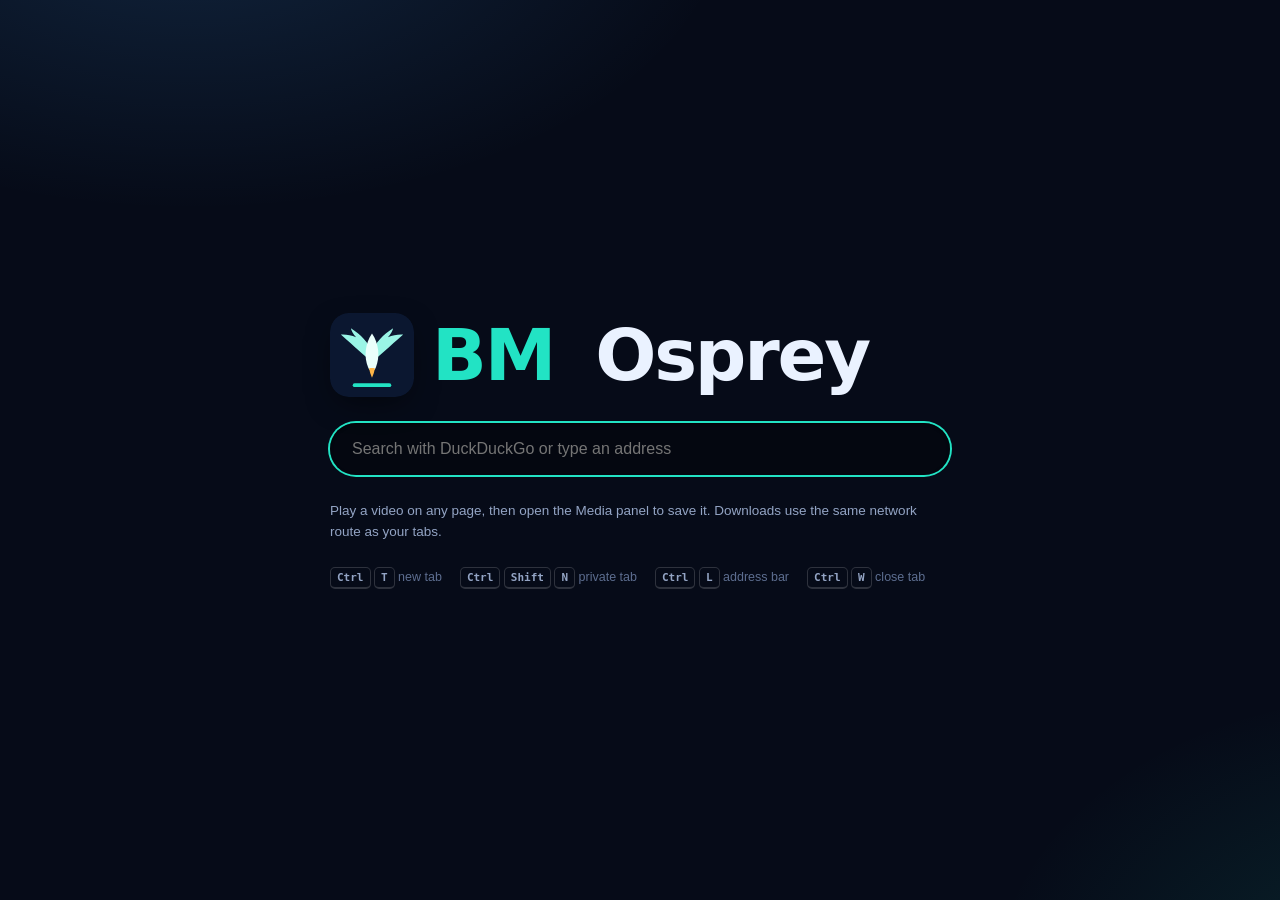
<file: crates/osprey-app/ui/newtab.html>
<!doctype html>
<html lang="en">
<head>
<meta charset="utf-8">
<meta name="viewport" content="width=device-width, initial-scale=1">
<title>New tab</title>
<style>
  :root { color-scheme: dark; --bg: #060b18; --text: #eaf2ff; --muted: #93a4c4; --faint: #5d6e90; --field: rgba(0,0,0,.35); --accent: #22e3c4; }
  html, body { margin: 0; height: 100%; color: var(--text); font: 15px/1.5 "Segoe UI Variable Text", "Segoe UI", "SF Pro Text", -apple-system, "Cantarell", "Ubuntu", sans-serif;
    background: radial-gradient(900px 500px at 15% -10%, rgba(74,168,255,.16), transparent 60%), radial-gradient(700px 500px at 110% 110%, rgba(34,227,196,.12), transparent 60%), var(--bg); }
  main { min-height: 100%; display: grid; place-content: center; gap: 26px; padding: 24px; box-sizing: border-box; }
  h1 { margin: 0; display: flex; align-items: center; gap: 18px; font: 700 clamp(40px, 7vw, 72px)/1 "Segoe UI Variable Display", "Segoe UI", system-ui, -apple-system, sans-serif; letter-spacing: -.03em; }
  h1 span { color: var(--accent); }
  body.private { --accent: #a78bfa; }
  .mark { width: clamp(52px, 8vw, 84px); height: auto; border-radius: 22%; box-shadow: 0 10px 30px -8px rgba(0,0,0,.6); flex: none; }
  form { display: flex; width: min(620px, 86vw); }
  input { flex: 1; height: 52px; padding: 0 22px; border-radius: 26px; border: 0; background: var(--field); color: var(--text); font: inherit; font-size: 16px; outline: 0;
    box-shadow: inset 0 1px 3px rgba(0,0,0,.6), 0 1px 0 rgba(255,255,255,.06); }
  input:focus { box-shadow: inset 0 1px 3px rgba(0,0,0,.6), 0 0 0 2px var(--accent); }
  .note { color: var(--muted); max-width: 620px; font-size: 13.5px; margin: 0; }
  .note b { color: var(--accent); font-weight: 600; }
  .keys { display: flex; flex-wrap: wrap; gap: 6px 18px; color: var(--faint); font-size: 12.5px; }
  kbd { font: 600 11px/1 "Cascadia Mono", Consolas, monospace; border: 1px solid rgba(255,255,255,.16); border-bottom-width: 2px; border-radius: 5px; padding: 3px 6px; color: var(--muted); }
</style>
</head>
<body>
<main>
  <h1><svg class="mark" viewBox="0 0 1024 1024" aria-hidden="true"><rect width="1024" height="1024" rx="230" fill="#0b1730"/><path fill="#9af5e6" d="M512 600C420 520 300 410 132 262c64-4 126 8 186 34-34-38-54-74-64-110 122 76 216 180 258 284zM512 600c92-80 212-190 380-338-64-4-126 8-186 34 34-38 54-74 64-110-122 76-216 180-258 284z"/><path fill="#eafffb" d="M512 250c88 130 98 290 48 410-12 30-30 46-48 52-18-6-36-22-48-52-50-120-40-280 48-410z"/><path fill="#ffb547" d="M476 676c22-8 50-8 72 0-8 40-20 76-36 114-16-38-28-74-36-114z"/><path d="M300 880h424" stroke="#22e3c4" stroke-width="46" stroke-linecap="round"/></svg><span>BM</span>&nbsp;Osprey</h1>
  <form id="search"><input id="q" autofocus placeholder="Search with DuckDuckGo or type an address" spellcheck="false" autocomplete="off"></form>
  <p class="note" id="note">Play a video on any page, then open the Media panel to save it. Downloads use the same network route as your tabs.</p>
  <div class="keys">
    <span><kbd>Ctrl</kbd> <kbd>T</kbd> new tab</span>
    <span><kbd>Ctrl</kbd> <kbd>Shift</kbd> <kbd>N</kbd> private tab</span>
    <span><kbd>Ctrl</kbd> <kbd>L</kbd> address bar</span>
    <span><kbd>Ctrl</kbd> <kbd>W</kbd> close tab</span>
  </div>
</main>
<script src="newtab.js"></script>
</body>
</html>
</file>
<file: crates/osprey-app/ui/app.css>
/* BM Osprey browser chrome.
   Sea at dusk: deep water, teal light, one warm amber accent. Depth comes
   from layered shadows and a glass side panel. No web fonts (an outside
   request), no WebGL and no images. Animation is CSS only, and only on
   things that move anyway: download progress and the route dot. */

:root {
  --abyss: #060b18;         /* window background */
  --deep: #0b1730;          /* chrome */
  --shelf: #12213f;         /* raised surfaces */
  --shelf-2: #1a2d52;
  --line: rgba(255,255,255,.09);
  --line-strong: rgba(255,255,255,.16);
  --text: #eaf2ff;
  --muted: #93a4c4;
  --faint: #5d6e90;
  --teal: #22e3c4;
  --sky: #4aa8ff;
  --amber: #ffb547;
  --danger: #ff6b7a;
  --ok: #7cf29a;
  --accent: linear-gradient(100deg, var(--teal), var(--sky));
  --hot: linear-gradient(100deg, #ffd27a, #ff9d2e);
  --on-accent: #04231d;
  --radius: 14px;
  --radius-sm: 9px;
  /* depth: a top highlight plus two shadows makes a surface look raised */
  --raise: inset 0 1px 0 rgba(255,255,255,.10), 0 1px 2px rgba(0,0,0,.4), 0 10px 24px -8px rgba(0,0,0,.55);
  --raise-hi: inset 0 1px 0 rgba(255,255,255,.16), 0 2px 4px rgba(0,0,0,.45), 0 18px 36px -10px rgba(0,0,0,.7);
  --press: inset 0 2px 5px rgba(0,0,0,.5);
  --glow: 0 0 18px rgba(34,227,196,.45);
  --blur: blur(18px) saturate(140%);
  --font: "Segoe UI Variable Display", "Segoe UI", system-ui, -apple-system, "Helvetica Neue", "Cantarell", "Ubuntu", sans-serif;
  --mono: "Cascadia Code", "SF Mono", Consolas, "JetBrains Mono", ui-monospace, monospace;
  --ease: cubic-bezier(.2,.8,.2,1);

  /* the network route: the toolbar dot shows which one every tab uses */
  --route-direct: #93a4c4;
  --route-secure_dns: #22e3c4;
  --route-warp: #ffb547;
  --route-vpn: #4aa8ff;
  --route-tor: #b48ead;
  --route: var(--route-direct);
  color-scheme: dark;
}
:root[data-theme="ember"] { --teal: #ffb547; --sky: #ff6b7a; --amber: #22e3c4; --glow: 0 0 18px rgba(255,157,46,.45); --on-accent: #2a1200; }
:root[data-theme="aurora"] { --teal: #7cf29a; --sky: #a78bfa; --glow: 0 0 18px rgba(124,242,154,.4); --on-accent: #0d2414; }
:root[data-theme="slate"] { --abyss:#0c0d10; --deep:#15171c; --shelf:#1d2027; --shelf-2:#272b34; --teal:#9fb4d8; --sky:#d5deee; --glow: none; --on-accent: #12151b; }
/* "Reduce effects": no blur, no animation, flat shadows */
:root.calm { --blur: none; --raise: inset 0 0 0 1px var(--line); --raise-hi: inset 0 0 0 1px var(--line-strong); --glow: none; }
:root.calm *, :root.calm *::before, :root.calm *::after { animation: none !important; transition: none !important; }
@media (prefers-reduced-motion: reduce) { *, *::before, *::after { animation: none !important; transition: none !important; } }

body[data-route="secure_dns"] { --route: var(--route-secure_dns); }
body[data-route="warp"] { --route: var(--route-warp); }
body[data-route="vpn"] { --route: var(--route-vpn); }
body[data-route="tor"] { --route: var(--route-tor); }

* { box-sizing: border-box; }
html, body { margin: 0; height: 100%; overflow: hidden; }
body { background: var(--abyss); color: var(--text); font: 13px/1.45 var(--font); user-select: none; -webkit-font-smoothing: antialiased; }
button, input, select, textarea { font: inherit; color: inherit; }
button { background: none; border: 0; cursor: pointer; }
svg { width: 16px; height: 16px; fill: none; stroke: currentColor; stroke-width: 1.8; stroke-linecap: round; stroke-linejoin: round; flex: none; }
[hidden] { display: none !important; }

/* ---------- title bar with tabs ---------- */
.chrome { position: fixed; inset: 0 0 auto 0; height: 86px; z-index: 2; }
.tabstrip { height: 40px; display: flex; align-items: flex-end; gap: 4px; padding: 0 8px 0 10px; background: linear-gradient(#0d1b38, var(--deep)); }
:root[data-theme="slate"] .tabstrip { background: var(--deep); }
.brand { align-self: center; width: 22px; height: 22px; margin-right: 4px; border-radius: 6px; box-shadow: 0 2px 8px rgba(0,0,0,.5); stroke: none; }
.tabs { display: flex; gap: 4px; min-width: 0; flex: 0 1 auto; overflow: hidden; height: 32px; }
.tab {
  position: relative; display: flex; align-items: center; gap: 8px;
  width: 220px; min-width: 64px; flex: 0 1 220px; height: 32px; padding: 0 6px 0 12px;
  border-radius: 10px 10px 0 0; color: var(--muted); cursor: default;
}
.tab:hover { background: rgba(255,255,255,.05); color: var(--text); }
.tab.active { color: var(--text); background: var(--shelf); box-shadow: inset 0 1px 0 rgba(255,255,255,.12), inset 0 2px 0 -1px var(--teal); }
.tab.private { background-image: repeating-linear-gradient(135deg, transparent 0 6px, rgba(180,142,173,.08) 6px 12px); }
.tab.private.active { box-shadow: inset 0 1px 0 rgba(255,255,255,.12), inset 0 2px 0 -1px var(--route-tor); }
.tab.sleeping { opacity: .55; }
.tab-letter {
  width: 16px; height: 16px; border-radius: 4px; display: grid; place-items: center; flex: none;
  background: var(--hot); color: #3a1d00; font: 700 10px/1 var(--mono); text-transform: uppercase;
}
.tab:nth-child(3n+2) .tab-letter { background: var(--accent); color: var(--on-accent); }
.tab.private .tab-letter { background: #3a2f38; color: var(--route-tor); }
.tab.loading .tab-letter { background: transparent; color: var(--text); box-shadow: inset 0 0 0 2px var(--teal); }
.tab-title { flex: 1; min-width: 0; overflow: hidden; white-space: nowrap; text-overflow: ellipsis; }
.tab-media { font-size: 10.5px; font-weight: 700; padding: 1px 6px; border-radius: 99px; color: var(--on-accent); background: var(--accent); }
.tab-close { width: 22px; height: 22px; border-radius: 6px; display: grid; place-items: center; color: var(--faint); }
.tab-close svg { width: 13px; height: 13px; }
.tab-close:hover { background: rgba(255,255,255,.1); color: var(--text); }
.strip-btn { align-self: center; width: 28px; height: 28px; border-radius: 8px; display: grid; place-items: center; color: var(--muted); }
.strip-btn:hover { background: rgba(255,255,255,.08); color: var(--text); }
.strip-btn.private:hover { color: var(--route-tor); }

/* ---------- toolbar ---------- */
.toolbar { height: 46px; display: flex; align-items: center; gap: 6px; padding: 0 10px; background: var(--shelf); border-bottom: 1px solid rgba(0,0,0,.5); box-shadow: 0 6px 18px -8px rgba(0,0,0,.7); position: relative; z-index: 3; }
.ib { width: 32px; height: 32px; border-radius: 9px; display: grid; place-items: center; color: var(--muted); position: relative; transition: transform .15s var(--ease), background .15s; }
.ib:hover { background: rgba(255,255,255,.08); color: var(--text); transform: translateY(-1px); }
.ib:active { transform: translateY(0); box-shadow: var(--press); }
.ib.on { color: var(--teal); background: color-mix(in srgb, var(--teal) 12%, transparent); }
.ib:disabled { opacity: .35; cursor: default; background: none; transform: none; }
.with-badge b { position: absolute; top: 2px; right: 1px; min-width: 15px; height: 15px; padding: 0 4px; border-radius: 99px; font-size: 10px; font-weight: 700; line-height: 15px; text-align: center; color: var(--on-accent); background: var(--accent); box-shadow: var(--glow); }

.address {
  flex: 1; min-width: 120px; height: 32px; margin: 0 4px; display: flex; align-items: center; gap: 8px; padding: 0 12px;
  border-radius: 99px; background: rgba(0,0,0,.35); box-shadow: inset 0 1px 3px rgba(0,0,0,.6), 0 1px 0 rgba(255,255,255,.06);
}
.address:focus-within { box-shadow: inset 0 1px 3px rgba(0,0,0,.6), 0 0 0 2px color-mix(in srgb, var(--teal) 60%, transparent); }
.address input { flex: 1; min-width: 0; height: 100%; border: 0; outline: 0; background: none; font: 12px/1 var(--mono); color: var(--text); user-select: text; }
.address input::placeholder { color: var(--faint); font-family: var(--font); }
.private-badge { display: none; font: 700 10px/1 var(--font); letter-spacing: .06em; text-transform: uppercase; color: var(--route-tor); border: 1px solid #4a3c47; border-radius: 5px; padding: 3px 6px; }
body.private-tab .private-badge { display: inline-block; }

.route-pill { display: flex; align-items: center; gap: 7px; height: 28px; padding: 0 12px; border-radius: 99px; font-weight: 600; white-space: nowrap;
  background: color-mix(in srgb, var(--route) 10%, transparent); box-shadow: inset 0 0 0 1px color-mix(in srgb, var(--route) 30%, transparent); }
.route-pill:hover { background: color-mix(in srgb, var(--route) 18%, transparent); }
.route-pill .dot { width: 8px; height: 8px; border-radius: 50%; background: var(--route); box-shadow: 0 0 12px color-mix(in srgb, var(--route) 70%, transparent); animation: pulse 2.4s ease-in-out infinite; }
@keyframes pulse { 50% { opacity: .45; } }
body.route-down .route-pill { background: color-mix(in srgb, var(--danger) 14%, transparent); box-shadow: inset 0 0 0 1px color-mix(in srgb, var(--danger) 45%, transparent); }
body.route-down .route-pill .dot { background: var(--danger); box-shadow: none; animation: none; }

/* ---------- content placeholder (tabs are drawn on top) ---------- */
.content { position: fixed; inset: 86px 0 0 0; display: grid; place-items: center;
  background: radial-gradient(900px 500px at 15% -10%, rgba(74,168,255,.12), transparent 60%), radial-gradient(700px 500px at 110% 110%, rgba(34,227,196,.10), transparent 60%), var(--abyss); }
.wordmark { font: 700 64px/1 var(--font); letter-spacing: -.03em; color: rgba(255,255,255,.05); }

/* ---------- side panel: glass, floating beside the page ---------- */
.panel { position: fixed; top: 96px; right: 10px; bottom: 10px; width: 392px; z-index: 3; border-radius: 18px; display: flex; flex-direction: column; overflow: hidden;
  background: linear-gradient(180deg, rgba(26,45,82,.86), rgba(11,23,48,.92)); backdrop-filter: var(--blur); box-shadow: var(--raise-hi), inset 0 0 0 1px var(--line); }
:root[data-theme="slate"] .panel { background: linear-gradient(180deg, rgba(39,43,52,.9), rgba(21,23,28,.95)); }
.panel-nav { display: grid; grid-template-columns: repeat(4,1fr); gap: 4px; margin: 10px; padding: 4px; border-radius: 12px; background: rgba(0,0,0,.35); box-shadow: inset 0 1px 3px rgba(0,0,0,.6); flex: none; }
.panel-nav button { height: 30px; border-radius: 9px; color: var(--muted); font-weight: 600; transition: background .2s var(--ease), color .2s var(--ease); }
.panel-nav button:hover { color: var(--text); }
.panel-nav button.on { color: var(--text); background: linear-gradient(180deg, var(--shelf-2), var(--shelf)); box-shadow: var(--raise); }
.panel-body { display: none; padding: 2px 10px 14px; overflow-y: auto; flex: 1; min-height: 0; user-select: text; }
.panel-body.on { display: block; }
.panel-intro { color: var(--muted); margin: 6px 4px 10px; font-size: 12px; }
.panel-row { display: flex; align-items: center; justify-content: space-between; gap: 8px; }
.sub { margin: 18px 4px 8px; font-size: 11px; font-weight: 700; letter-spacing: .09em; text-transform: uppercase; color: var(--muted); }
.fine { color: var(--faint); font-size: 11.5px; margin: 12px 4px 0; }
::-webkit-scrollbar { width: 8px; height: 8px; }
::-webkit-scrollbar-thumb { background: rgba(255,255,255,.14); border-radius: 9px; }
::-webkit-scrollbar-track { background: transparent; }

/* ---------- buttons and fields ---------- */
.btn { display: inline-flex; align-items: center; justify-content: center; gap: 6px; height: 30px; padding: 0 14px; border-radius: 9px; font-weight: 650; background: rgba(255,255,255,.09); box-shadow: var(--raise); cursor: pointer; white-space: nowrap; transition: background .15s var(--ease); }
.btn:hover { background: rgba(255,255,255,.15); }
.btn:active { box-shadow: var(--press); }
.btn:disabled { opacity: .5; cursor: default; }
.btn.primary { color: var(--on-accent); background: var(--accent); }
.btn.wide { display: flex; width: 100%; margin-top: 10px; }
.btn svg { width: 14px; height: 14px; }
.chip { display: inline-flex; align-items: center; gap: 6px; height: 26px; padding: 0 10px; border-radius: 8px; font-weight: 600; font-size: 12px; background: rgba(255,255,255,.08); transition: background .15s var(--ease), transform .15s var(--ease); }
.chip:hover { background: rgba(255,255,255,.15); transform: translateY(-1px); }
.chip svg { width: 12px; height: 12px; }
.field { height: 30px; padding: 0 10px; border-radius: 8px; border: 0; outline: 0; color: var(--text); font: 12px var(--mono); background: rgba(0,0,0,.4); box-shadow: inset 0 1px 3px rgba(0,0,0,.6), 0 1px 0 rgba(255,255,255,.06); user-select: text; min-width: 0; }
.field:focus { box-shadow: inset 0 1px 3px rgba(0,0,0,.6), 0 0 0 2px color-mix(in srgb, var(--teal) 55%, transparent); }
select.field { font-family: var(--font); padding-right: 6px; }
select.field option { background: var(--deep); }
textarea.field { height: auto; padding: 8px 10px; line-height: 1.4; resize: vertical; }
/* switches are real checkboxes, styled */
input.sw { appearance: none; width: 42px; height: 24px; margin: 0; border-radius: 99px; position: relative; background: rgba(0,0,0,.5); box-shadow: inset 0 1px 3px rgba(0,0,0,.7); transition: background .2s; flex: none; cursor: pointer; }
input.sw::after { content: ""; position: absolute; top: 3px; left: 3px; width: 18px; height: 18px; border-radius: 50%; background: linear-gradient(#fff, #c9d6ee); box-shadow: 0 2px 5px rgba(0,0,0,.5); transition: transform .2s var(--ease); }
input.sw:checked { background: var(--accent); box-shadow: inset 0 1px 2px rgba(0,0,0,.3), var(--glow); }
input.sw:checked::after { transform: translateX(18px); }
input.sw:disabled { opacity: .4; cursor: default; }

/* ---------- media panel ---------- */
.group > summary { list-style: none; display: flex; align-items: center; gap: 8px; padding: 10px 6px 8px; font-size: 11px; font-weight: 700; letter-spacing: .09em; text-transform: uppercase; color: var(--muted); cursor: pointer; user-select: none; }
.group > summary::-webkit-details-marker { display: none; }
.group > summary svg { width: 12px; height: 12px; transition: transform .2s var(--ease); }
.group[open] > summary svg { transform: rotate(90deg); }
.group > summary b { margin-left: auto; font-weight: 700; letter-spacing: 0; padding: 0 7px; border-radius: 99px; background: rgba(255,255,255,.08); color: var(--text); }

.card { border-radius: var(--radius); padding: 10px; margin-bottom: 10px; background: linear-gradient(180deg, rgba(255,255,255,.07), rgba(255,255,255,.03)); box-shadow: var(--raise); transition: box-shadow .2s var(--ease); }
.card:hover { box-shadow: var(--raise-hi); }
.card.checking { opacity: .7; }
.head { display: flex; gap: 10px; }
.thumb { width: 96px; aspect-ratio: 16/9; border-radius: 9px; flex: none; position: relative; overflow: hidden; background: linear-gradient(150deg, #24508f, #101c3a 60%, #3a1c4d); box-shadow: inset 0 0 0 1px var(--line); }
.thumb.b { background: linear-gradient(150deg, #0f6b5d, #0b1730 65%); }
.thumb.c { background: linear-gradient(150deg, #7a4a12, #1a1230 65%); }
.thumb img { position: absolute; inset: 0; width: 100%; height: 100%; object-fit: cover; }
.thumb[data-len]::after { content: attr(data-len); position: absolute; right: 4px; bottom: 4px; padding: 0 5px; border-radius: 5px; font: 600 10px/1.6 var(--mono); background: rgba(0,0,0,.7); }
.thumb.audio::before { content: ""; position: absolute; inset: 0; background: radial-gradient(circle at 50% 50%, rgba(255,255,255,.18) 0 14%, transparent 15%); }
.meta { min-width: 0; flex: 1; }
.title { font-weight: 650; display: -webkit-box; -webkit-line-clamp: 2; -webkit-box-orient: vertical; overflow: hidden; overflow-wrap: anywhere; }
.card-sub { margin-top: 3px; color: var(--muted); font-size: 11.5px; display: flex; gap: 6px; flex-wrap: wrap; align-items: center; }
.card-why { margin-top: 6px; color: var(--muted); font-size: 11.5px; overflow-wrap: anywhere; }
.card.checking .card-sub::before { content: ""; width: 9px; height: 9px; border-radius: 50%; border: 2px solid var(--faint); border-top-color: var(--teal); display: inline-block; animation: spin 1s linear infinite; }
@keyframes spin { to { transform: rotate(360deg); } }
.tag { font: 700 9.5px/1.5 var(--mono); letter-spacing: .06em; padding: 0 6px; border-radius: 5px; color: var(--on-accent); background: var(--accent); text-transform: uppercase; }
.tag.dash, .tag.audio { background: var(--hot); color: #3a1d00; }
.tag.dim { background: rgba(255,255,255,.12); color: var(--muted); }
.rows { margin-top: 9px; border-radius: 10px; overflow: hidden; background: rgba(0,0,0,.28); box-shadow: inset 0 1px 3px rgba(0,0,0,.5); }
.row { display: grid; grid-template-columns: 54px 1fr auto 30px 30px; align-items: center; gap: 6px; padding: 5px 6px 5px 10px; }
.row + .row { border-top: 1px solid rgba(255,255,255,.05); }
.row:hover { background: rgba(255,255,255,.04); }
.row b { font: 700 12px var(--mono); }
.row b.top { background: var(--accent); -webkit-background-clip: text; background-clip: text; color: transparent; }
.row span { color: var(--muted); font-size: 11.5px; min-width: 0; overflow: hidden; text-overflow: ellipsis; white-space: nowrap; }
.row .sz { font-family: var(--mono); color: var(--text); }
.mini { width: 28px; height: 26px; border-radius: 7px; display: grid; place-items: center; color: var(--muted); background: rgba(255,255,255,.07); transition: background .15s var(--ease), transform .15s var(--ease); }
.mini svg { width: 13px; height: 13px; }
.mini:hover { color: var(--text); background: rgba(255,255,255,.14); transform: translateY(-1px); }
.mini.go { color: var(--on-accent); background: var(--accent); box-shadow: inset 0 1px 0 rgba(255,255,255,.4), 0 4px 12px -4px color-mix(in srgb, var(--teal) 70%, transparent); }
.mini:active { transform: none; box-shadow: var(--press); }
.mini:disabled { opacity: .4; cursor: default; transform: none; }

.preview { margin: 4px 0 12px; border-radius: var(--radius); overflow: hidden; background: #000; box-shadow: var(--raise-hi); }
.preview video { display: block; width: 100%; max-height: 220px; background: #000; }
.preview-bar { display: flex; align-items: center; justify-content: space-between; gap: 8px; padding: 6px 8px 6px 10px; background: rgba(255,255,255,.05); }
.preview-bar span { font-size: 12px; color: var(--muted); min-width: 0; overflow: hidden; text-overflow: ellipsis; white-space: nowrap; }

/* ---------- downloads ---------- */
.dl .name { font-weight: 650; overflow: hidden; text-overflow: ellipsis; white-space: nowrap; }
.barx { height: 8px; margin: 9px 0 7px; border-radius: 99px; background: rgba(0,0,0,.45); box-shadow: inset 0 1px 2px rgba(0,0,0,.7); overflow: hidden; }
.barx i { display: block; height: 100%; width: 0; border-radius: 99px; background: var(--accent); box-shadow: var(--glow); position: relative; overflow: hidden; transition: width .4s linear; }
.barx.running i::after { content: ""; position: absolute; inset: 0; background: linear-gradient(100deg, transparent 30%, rgba(255,255,255,.55) 50%, transparent 70%); transform: translateX(-100%); animation: sheen 1.8s linear infinite; }
@keyframes sheen { to { transform: translateX(100%); } }
.barx.done i { background: linear-gradient(100deg, var(--ok), var(--teal)); }
.barx.paused i, .barx.queued i { background: var(--faint); box-shadow: none; }
.barx.failed i, .barx.cancelled i { background: var(--danger); box-shadow: none; width: 100% !important; opacity: .7; }
.stat { display: flex; justify-content: space-between; gap: 8px; color: var(--muted); font-size: 11.5px; }
.stat b { color: var(--text); font-family: var(--mono); font-weight: 600; }
.dl-note { color: var(--muted); font-size: 11.5px; margin-top: 4px; }
.dl-err { color: var(--danger); font-size: 12px; margin-top: 4px; overflow-wrap: anywhere; }
.acts { display: flex; gap: 6px; margin-top: 9px; flex-wrap: wrap; }

/* ---------- network ---------- */
.net-status { border-radius: var(--radius); padding: 10px 12px; margin: 4px 0 12px; background: linear-gradient(180deg, rgba(255,255,255,.07), rgba(255,255,255,.03)); box-shadow: var(--raise), inset 3px 0 0 var(--route); }
body.route-down .net-status { box-shadow: var(--raise), inset 3px 0 0 var(--danger); }
.net-status strong { display: block; font-size: 14px; }
.net-status span { color: var(--muted); font-size: 12px; }
.net-status .problem, .problem { color: var(--danger); display: block; margin-top: 4px; }
.modes { display: grid; gap: 8px; }
.mode { display: grid; gap: 4px; padding: 10px 12px 10px 34px; border-radius: var(--radius); background: linear-gradient(180deg, rgba(255,255,255,.06), rgba(255,255,255,.025)); box-shadow: var(--raise); position: relative; cursor: pointer; }
.mode:hover { box-shadow: var(--raise-hi); }
.mode input[type=radio] { position: absolute; opacity: 0; }
.mode-head { font-weight: 700; display: flex; align-items: center; gap: 8px; flex-wrap: wrap; }
.mode-head i { position: absolute; left: 12px; top: 13px; width: 12px; height: 12px; border-radius: 50%; border: 2px solid var(--faint); }
.mode[data-mode="direct"] { --c: var(--route-direct); }
.mode[data-mode="secure_dns"] { --c: var(--route-secure_dns); }
.mode[data-mode="warp"] { --c: var(--route-warp); }
.mode[data-mode="vpn"] { --c: var(--route-vpn); }
.mode[data-mode="tor"] { --c: var(--route-tor); }
.mode.on { box-shadow: var(--raise), inset 0 0 0 1px color-mix(in srgb, var(--c) 60%, transparent); }
.mode.on .mode-head i { border-color: var(--c); background: radial-gradient(var(--c) 0 3px, transparent 3.5px); }
.mode-head em { font-style: normal; font-weight: 600; font-size: 11px; color: var(--faint); }
.mode-head em.found { color: var(--ok); }
.mode-desc { color: var(--muted); font-size: 12px; }
.mode .field { height: 26px; }
.mode #vpn-proxy { width: 100%; margin-top: 4px; }

.switch-row { display: flex; align-items: center; justify-content: space-between; gap: 12px; margin-top: 8px; padding: 10px 12px; border-radius: var(--radius); background: linear-gradient(180deg, rgba(255,255,255,.06), rgba(255,255,255,.025)); box-shadow: var(--raise); cursor: pointer; }
.switch-row span { display: flex; align-items: center; gap: 8px; font-weight: 600; }
.stats { display: grid; grid-template-columns: repeat(3, 1fr); gap: 8px; margin: 12px 0 0; }
.stats div { border-radius: 10px; padding: 8px 10px; background: rgba(0,0,0,.28); box-shadow: inset 0 1px 3px rgba(0,0,0,.5); }
.stats dt { color: var(--faint); font-size: 11px; }
.stats dd { margin: 2px 0 0; font: 600 15px/1.2 var(--mono); }

/* ---------- user scripts ---------- */
.script-list { list-style: none; margin: 0; padding: 0; }
.script-list li { padding: 9px 10px; margin-bottom: 8px; border-radius: var(--radius-sm); background: linear-gradient(180deg, rgba(255,255,255,.06), rgba(255,255,255,.025)); box-shadow: var(--raise); }
.script-list .panel-intro { box-shadow: none; background: none; padding: 0; }
.script-head { display: flex; align-items: center; justify-content: space-between; gap: 8px; }
.script-name { font-weight: 600; overflow-wrap: anywhere; }
.script-list .fine { margin: 0; }
.script-list .btn { height: 26px; padding: 0 10px; font-size: 12px; }
.script-add { display: flex; gap: 6px; margin-top: 8px; align-items: center; }
.script-add .field { flex: 1; }
.script-paste { width: 100%; height: 76px; margin-top: 8px; }
.script-ran { margin: 6px 4px; overflow-wrap: anywhere; }
.script-ask { padding: 10px 12px; margin-bottom: 10px; border-radius: var(--radius-sm); box-shadow: inset 0 0 0 1px var(--amber); }
.script-ask p { margin: 0 0 8px; overflow-wrap: anywhere; }
.link-result { margin-top: 8px; font: 12px/1.4 var(--mono); white-space: pre-wrap; overflow-wrap: anywhere; user-select: text; }

/* ---------- toast ---------- */
.toast { display: flex; align-items: center; gap: 10px; margin-left: auto; align-self: center; max-width: 46%; padding: 4px 10px; border-radius: 8px; background: color-mix(in srgb, var(--danger) 24%, var(--shelf)); box-shadow: var(--raise); color: var(--text); font-size: 12px; white-space: nowrap; overflow: hidden; text-overflow: ellipsis; }
.toast button { padding: 2px 10px; border-radius: 6px; background: var(--text); color: var(--abyss); font-weight: 700; font-size: 12px; }
.toast.info { background: var(--shelf-2); }

/* ---------- own title bar (Windows) ---------- */
body.custom-frame .tabstrip { padding-right: 0; }
body.custom-frame .tabstrip .toast { margin-right: 8px; }
.win-btns { display: flex; align-self: stretch; margin-left: auto; }
.toast:not([hidden]) + .win-btns { margin-left: 0; }
.win { width: 44px; height: 100%; display: grid; place-items: center; color: var(--muted); }
.win svg { width: 16px; height: 16px; stroke-width: 1.5; }
.win:hover { background: rgba(255,255,255,.08); color: var(--text); }
.win.close:hover { background: #e5484d; color: #fff; }
.edges i { position: fixed; z-index: 9; }
.edges i[data-dir="North"] { top: 0; left: 8px; right: 8px; height: 4px; cursor: ns-resize; }
.edges i[data-dir="South"] { bottom: 0; left: 8px; right: 8px; height: 4px; cursor: ns-resize; }
.edges i[data-dir="West"] { left: 0; top: 8px; bottom: 8px; width: 4px; cursor: ew-resize; }
.edges i[data-dir="East"] { right: 0; top: 8px; bottom: 8px; width: 4px; cursor: ew-resize; }
.edges i[data-dir="NorthWest"] { top: 0; left: 0; width: 8px; height: 8px; cursor: nwse-resize; }
.edges i[data-dir="SouthEast"] { bottom: 0; right: 0; width: 8px; height: 8px; cursor: nwse-resize; }
.edges i[data-dir="NorthEast"] { top: 0; right: 0; width: 8px; height: 8px; cursor: nesw-resize; }
.edges i[data-dir="SouthWest"] { bottom: 0; left: 0; width: 8px; height: 8px; cursor: nesw-resize; }

/* ---------- settings page: opens over the page ---------- */
.settings { position: fixed; top: 86px; left: 0; right: 0; bottom: 0; z-index: 4; display: grid; grid-template-columns: 230px 1fr; user-select: text;
  background: radial-gradient(900px 500px at 0% 0%, rgba(74,168,255,.14), transparent 60%), var(--abyss); }
.nav { padding: 22px 12px; border-right: 1px solid var(--line); overflow-y: auto; user-select: none; }
.nav h2 { margin: 0 10px 14px; font-size: 18px; letter-spacing: -.01em; }
.nav button { display: flex; align-items: center; gap: 10px; width: 100%; height: 36px; padding: 0 12px; border-radius: 10px; color: var(--muted); font-weight: 600; text-align: left; }
.nav button:hover { background: rgba(255,255,255,.06); color: var(--text); }
.nav button.on { color: var(--text); background: linear-gradient(180deg, var(--shelf-2), var(--shelf)); box-shadow: var(--raise); }
.nav button.on svg { color: var(--teal); }
.pane { overflow-y: auto; padding: 26px 34px 40px; }
.pane h3 { margin: 0 0 4px; font-size: 20px; }
.pane h3.small { font-size: 15px; margin-top: 24px; }
.pane h3.sub { font-size: 11px; margin: 20px 4px 8px; }
.sec > p { margin: 0 0 16px; color: var(--muted); max-width: 720px; }
.sec .home { max-width: 720px; }
.box { max-width: 720px; border-radius: 16px; margin-bottom: 16px; background: linear-gradient(180deg, rgba(255,255,255,.06), rgba(255,255,255,.025)); box-shadow: var(--raise); }
.opt { display: flex; align-items: center; gap: 12px; padding: 13px 16px; flex-wrap: wrap; }
.opt + .opt { border-top: 1px solid var(--line); }
.opt > div { flex: 1; min-width: 220px; }
.opt strong { display: block; font-weight: 650; }
.opt small { display: block; color: var(--muted); font-size: 12px; }
.opt .field { max-width: 100%; }
#set-dir { flex: 1 1 260px; }
.rules { display: block; width: 100%; max-width: 720px; height: 180px; }
.restart { max-width: 720px; margin-bottom: 18px; padding: 10px 14px; border-radius: 12px; color: var(--text); background: color-mix(in srgb, var(--amber) 16%, transparent); box-shadow: inset 0 0 0 1px color-mix(in srgb, var(--amber) 45%, transparent); }
.themes { display: flex; gap: 10px; }
.sw-theme { width: 54px; height: 36px; border-radius: 10px; box-shadow: var(--raise); position: relative; }
.sw-theme.on { outline: 2px solid var(--text); outline-offset: 2px; }
.t-sea { background: linear-gradient(120deg, #22e3c4, #4aa8ff); }
.t-ember { background: linear-gradient(120deg, #ffb547, #ff6b7a); }
.t-aurora { background: linear-gradient(120deg, #7cf29a, #a78bfa); }
.t-slate { background: linear-gradient(120deg, #9fb4d8, #2a2e38); }
.sec .fine { margin: 0 0 0 8px; }
.licences .opt { padding: 9px 16px; }
</file>
